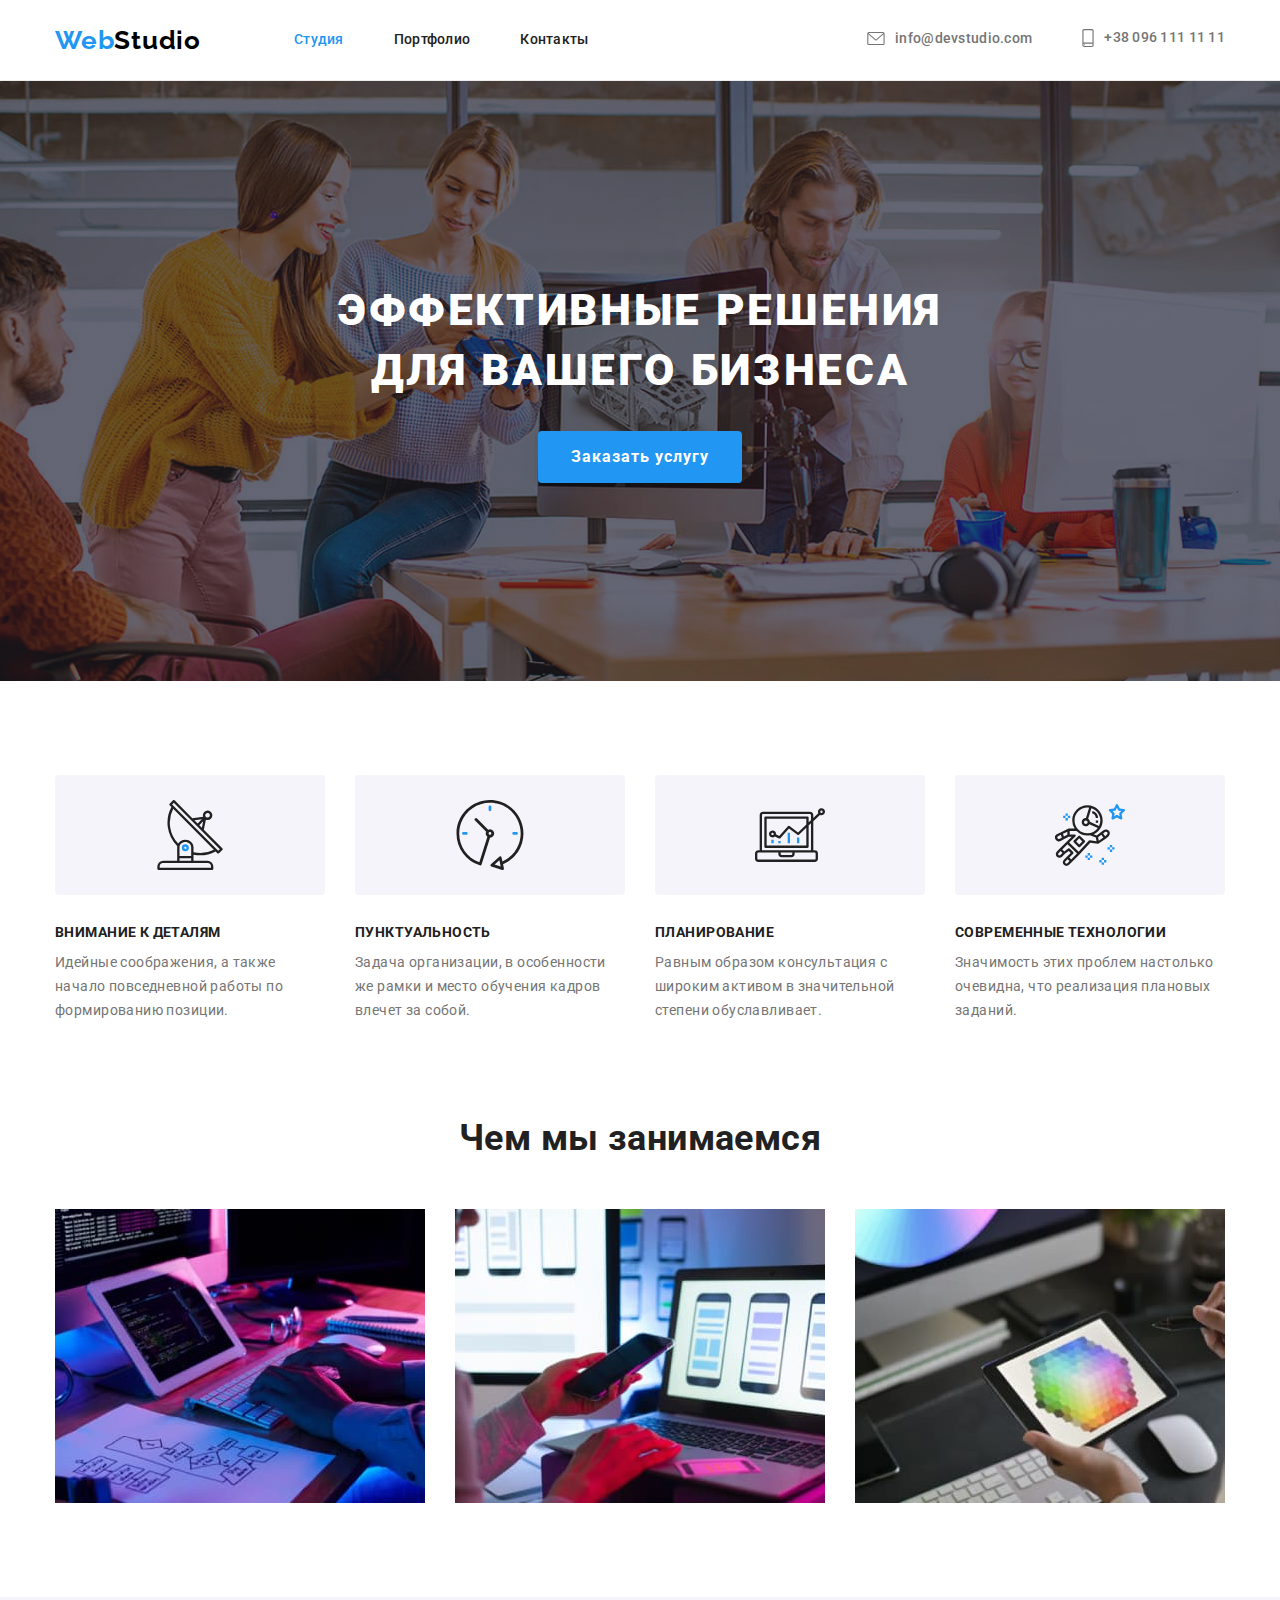
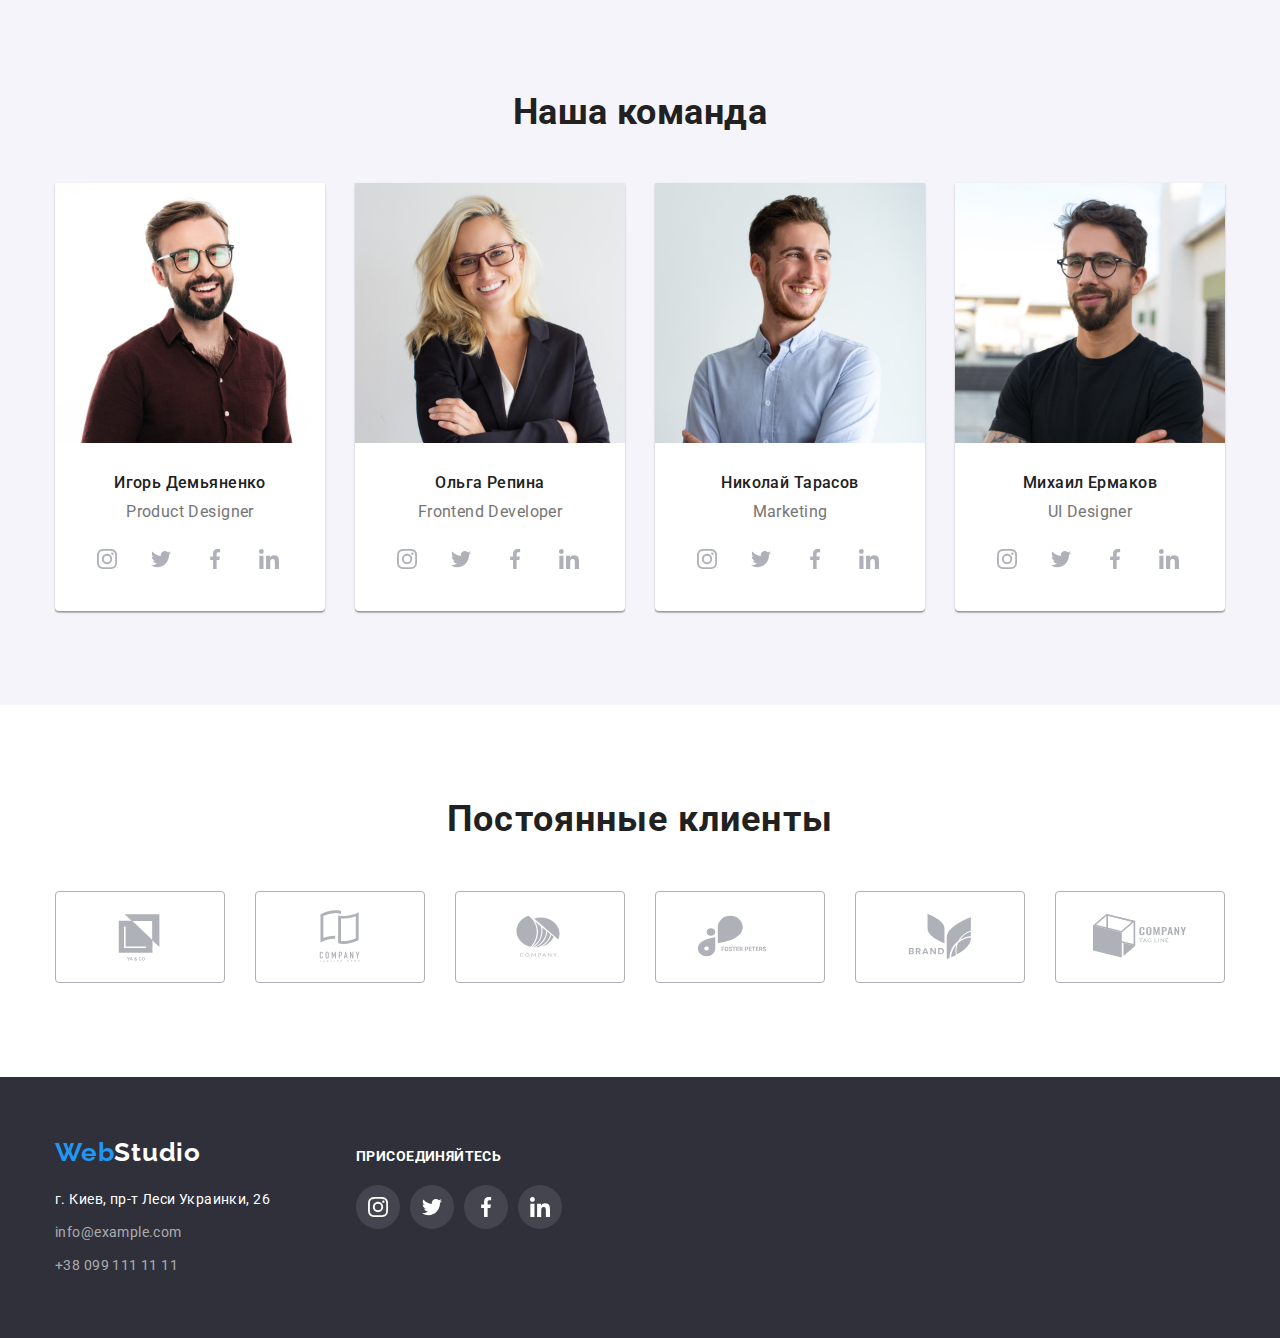
<file: index.html>
<!DOCTYPE html>
<html lang="ru">
  <head>
    <meta charset="UTF-8" />
    <meta http-equiv="X-UA-Compatible" content="IE=edge" />
    <meta name="viewport" content="width=device-width, initial-scale=1.0" />
    <link rel="preconnect" href="https://fonts.googleapis.com" />
    <link rel="preconnect" href="https://fonts.gstatic.com" crossorigin />
    <link
      href="https://fonts.googleapis.com/css2?family=Raleway:wght@700&family=Roboto:wght@400;500;700;900&display=swap"
      rel="stylesheet"
    />
    <link
      rel="stylesheet"
      href="https://cdnjs.cloudflare.com/ajax/libs/modern-normalize/1.1.0/modern-normalize.min.css"
    />
    <link rel="stylesheet" href="./css/styles.css" />
    <title>WebStudio</title>
  </head>
  <body>
    <!-- Header -->

    <header class="page-header">
      <div class="container flex-container">
        <a lang="en" href="./index.html" class="logo-title">
          <span class="logo-blue">Web</span>Studio
        </a>

        <nav class="navigation">
          <ul class="nav-menu">
            <li class="nav-item"><a class="nav-link active" href="./index.html">Студия</a></li>
            <li class="nav-item"><a class="nav-link" href="./portfolio.html">Портфолио</a></li>
            <li class="nav-item"><a class="nav-link" href="#contacts">Контакты</a></li>
          </ul>
        </nav>

        <ul class="address-menu">
          <li class="address-item">
            <a class="address-link" href="mailto:info@devstudio.com">
              <svg class="icon-letter" width="16" height="12">
                <use href="./images/icons.svg#icon-letter"></use>
              </svg>
              info@devstudio.com
            </a>
          </li>
          <li class="address-item">
            <a class="address-link" href="tel:+380961111111">
              <svg class="icon-phone" width="10" height="16">
                <use href="./images/icons.svg#icon-smartphone"></use>
              </svg>
              +38 096 111 11 11
            </a>
          </li>
        </ul>
      </div>
    </header>

    <!-- Main -->

    <main>
      <!--Solutions section-->

      <section class="section solutions overlay">
        <div class="container">
          <h1 class="solutions-title">Эффективные решения для вашего бизнеса</h1>
          <button type="button" class="solutions-btn">Заказать услугу</button>
        </div>
      </section>

      <!--Peculiarities section-->

      <section class="section peculiarities">
        <div class="container">
          <!--Hiden title-->

          <h2 class="visually-hidden">Особенности</h2>

          <ul class="peculiarities-items">
            <li class="peculiarities-item">
              <div class="peculiarities-thumb">
                <svg class="peculiarities-icon" width="70" height="70">
                  <use href="./images/icons.svg#icon-antenna"></use>
                </svg>
              </div>
              <h3 class="peculiarities-title">Внимание к деталям</h3>
              <p class="peculiarities-descr">
                Идейные соображения, а также начало повседневной работы по формированию позиции.
              </p>
            </li>

            <li class="peculiarities-item">
              <div class="peculiarities-thumb">
                <svg class="peculiarities-icon" width="70" height="70">
                  <use href="./images/icons.svg#icon-clock"></use>
                </svg>
              </div>
              <h3 class="peculiarities-title">Пунктуальность</h3>
              <p class="peculiarities-descr">
                Задача организации, в особенности же рамки и место обучения кадров влечет за собой.
              </p>
            </li>

            <li class="peculiarities-item">
              <div class="peculiarities-thumb">
                <svg class="peculiarities-icon" width="70" height="70">
                  <use href="./images/icons.svg#icon-diagram"></use>
                </svg>
              </div>
              <h3 class="peculiarities-title">Планирование</h3>
              <p class="peculiarities-descr">
                Равным образом консультация с широким активом в значительной степени обуславливает.
              </p>
            </li>

            <li class="peculiarities-item">
              <div class="peculiarities-thumb">
                <svg class="peculiarities-icon" width="70" height="70">
                  <use href="./images/icons.svg#icon-astronaut"></use>
                </svg>
              </div>
              <h3 class="peculiarities-title">Современные технологии</h3>
              <p class="peculiarities-descr">
                Значимость этих проблем настолько очевидна, что реализация плановых заданий.
              </p>
            </li>
          </ul>
        </div>
      </section>

      <!-- Doing section -->

      <section class="section doing no-top-padding">
        <div class="container">
          <h2 class="doing-title">Чем мы занимаемся</h2>
          <ul class="doing-items">
            <li class="doing-item">
              <img src="./images/doing/working-table.jpg" width="370" height="294" alt="table" />
            </li>

            <li class="doing-item">
              <img src="./images/doing/phone-laptop.jpg" width="370" height="294" alt="laptop" />
            </li>

            <li class="doing-item">
              <img src="./images/doing/tablet.jpg" width="370" height="294" alt="tablet" />
            </li>
          </ul>
        </div>
      </section>

      <!-- Our Team section -->

      <section class="section team">
        <div class="container">
          <h2 class="team-title">Наша команда</h2>

          <ul class="team-members">
            <li class="team-member">
              <img
                class="member-photo"
                src="./images/team/product-designer.jpg"
                width="270"
                height="260"
                alt="designer"
              />
              <div class="member-content">
                <h3 class="member-title">Игорь Демьяненко</h3>
                <p lang="en" class="member-position">Product Designer</p>
                <ul class="social-items">
                  <li class="social-item">
                    <a
                      href="https://www.instagram.com/"
                      target="_blank"
                      rel="noopener norefferer"
                      class="social-link"
                    >
                      <svg class="social-icon" width="20" height="20">
                        <use href="./images/icons.svg#icon-instagram"></use>
                      </svg>
                    </a>
                  </li>
                  <li class="social-item">
                    <a
                      href="https://twitter.com/"
                      target="_blank"
                      rel="noopener norefferer"
                      class="social-link"
                    >
                      <svg class="social-icon" width="20" height="20">
                        <use href="./images/icons.svg#icon-twitter"></use>
                      </svg>
                    </a>
                  </li>
                  <li class="social-item">
                    <a
                      href="https://www.facebook.com/"
                      target="_blank"
                      rel="noopener norefferer"
                      class="social-link"
                    >
                      <svg class="social-icon" width="20" height="20">
                        <use href="./images/icons.svg#icon-facebook"></use>
                      </svg>
                    </a>
                  </li>
                  <li class="social-item">
                    <a
                      href="https://www.linkedin.com/"
                      target="_blank"
                      rel="noopener norefferer"
                      class="social-link"
                    >
                      <svg class="social-icon" width="20" height="20">
                        <use href="./images/icons.svg#icon-linkedin"></use>
                      </svg>
                    </a>
                  </li>
                </ul>
              </div>
            </li>

            <li class="team-member">
              <img
                class="member-photo"
                src="./images/team/front-end.jpg"
                width="270"
                height="260"
                alt="developer"
              />
              <div class="member-content">
                <h3 class="member-title">Ольга Репина</h3>
                <p lang="en" class="member-position">Frontend Developer</p>
                <ul class="social-items">
                  <li class="social-item">
                    <a
                      href="https://www.instagram.com/"
                      target="_blank"
                      rel="noopener norefferer"
                      class="social-link"
                    >
                      <svg class="social-icon" width="20" height="20">
                        <use href="./images/icons.svg#icon-instagram"></use>
                      </svg>
                    </a>
                  </li>
                  <li class="social-item">
                    <a
                      href="https://twitter.com/"
                      target="_blank"
                      rel="noopener norefferer"
                      class="social-link"
                    >
                      <svg class="social-icon" width="20" height="20">
                        <use href="./images/icons.svg#icon-twitter"></use>
                      </svg>
                    </a>
                  </li>
                  <li class="social-item">
                    <a
                      href="https://www.facebook.com/"
                      target="_blank"
                      rel="noopener norefferer"
                      class="social-link"
                    >
                      <svg class="social-icon" width="20" height="20">
                        <use href="./images/icons.svg#icon-facebook"></use>
                      </svg>
                    </a>
                  </li>
                  <li class="social-item">
                    <a
                      href="https://www.linkedin.com/"
                      target="_blank"
                      rel="noopener norefferer"
                      class="social-link"
                    >
                      <svg class="social-icon" width="20" height="20">
                        <use href="./images/icons.svg#icon-linkedin"></use>
                      </svg>
                    </a>
                  </li>
                </ul>
              </div>
            </li>

            <li class="team-member">
              <img
                class="member-photo"
                src="./images/team/marketing.jpg"
                width="270"
                height="260"
                alt="marketing"
              />
              <div class="member-content">
                <h3 class="member-title">Николай Тарасов</h3>
                <p lang="en" class="member-position">Marketing</p>
                <ul class="social-items">
                  <li class="social-item">
                    <a
                      href="https://www.instagram.com/"
                      target="_blank"
                      rel="noopener norefferer"
                      class="social-link"
                    >
                      <svg class="social-icon" width="20" height="20">
                        <use href="./images/icons.svg#icon-instagram"></use>
                      </svg>
                    </a>
                  </li>
                  <li class="social-item">
                    <a
                      href="https://twitter.com/"
                      target="_blank"
                      rel="noopener norefferer"
                      class="social-link"
                    >
                      <svg class="social-icon" width="20" height="20">
                        <use href="./images/icons.svg#icon-twitter"></use>
                      </svg>
                    </a>
                  </li>
                  <li class="social-item">
                    <a
                      href="https://www.facebook.com/"
                      target="_blank"
                      rel="noopener norefferer"
                      class="social-link"
                    >
                      <svg class="social-icon" width="20" height="20">
                        <use href="./images/icons.svg#icon-facebook"></use>
                      </svg>
                    </a>
                  </li>
                  <li class="social-item">
                    <a
                      href="https://www.linkedin.com/"
                      target="_blank"
                      rel="noopener norefferer"
                      class="social-link"
                    >
                      <svg class="social-icon" width="20" height="20">
                        <use href="./images/icons.svg#icon-linkedin"></use>
                      </svg>
                    </a>
                  </li>
                </ul>
              </div>
            </li>

            <li class="team-member">
              <img
                class="member-photo"
                src="./images/team/ui-designer.jpg"
                width="270"
                height="260"
                alt="ui-designer"
              />
              <div class="member-content">
                <h3 class="member-title">Михаил Ермаков</h3>
                <p lang="en" class="member-position">UI Designer</p>
                <ul class="social-items">
                  <li class="social-item">
                    <a
                      href="https://www.instagram.com/"
                      target="_blank"
                      rel="noopener norefferer"
                      class="social-link"
                    >
                      <svg class="social-icon" width="20" height="20">
                        <use href="./images/icons.svg#icon-instagram"></use>
                      </svg>
                    </a>
                  </li>
                  <li class="social-item">
                    <a
                      href="https://twitter.com/"
                      target="_blank"
                      rel="noopener norefferer"
                      class="social-link"
                    >
                      <svg class="social-icon" width="20" height="20">
                        <use href="./images/icons.svg#icon-twitter"></use>
                      </svg>
                    </a>
                  </li>
                  <li class="social-item">
                    <a
                      href="https://www.facebook.com/"
                      target="_blank"
                      rel="noopener norefferer"
                      class="social-link"
                    >
                      <svg class="social-icon" width="20" height="20">
                        <use href="./images/icons.svg#icon-facebook"></use>
                      </svg>
                    </a>
                  </li>
                  <li class="social-item">
                    <a
                      href="https://www.linkedin.com/"
                      target="_blank"
                      rel="noopener norefferer"
                      class="social-link"
                    >
                      <svg class="social-icon" width="20" height="20">
                        <use href="./images/icons.svg#icon-linkedin"></use>
                      </svg>
                    </a>
                  </li>
                </ul>
              </div>
            </li>
          </ul>
        </div>
      </section>

      <!-- Our Clients -->

      <section class="section clients">
        <div class="container">
          <h2 class="clients-title">Постоянные клиенты</h2>
          <ul class="clients-items">
            <li class="clients-item">
              <a href="" target="_blank" rel="noopener norefferer" class="clients-link">
                <svg class="icon-client" width="106" height="60">
                  <use href="./images/icons.svg#icon-logo-1"></use>
                </svg>
              </a>
            </li>
            <li class="clients-item">
              <a href="" target="_blank" rel="noopener norefferer" class="clients-link">
                <svg class="icon-client" width="106" height="60">
                  <use href="./images/icons.svg#icon-logo-2"></use>
                </svg>
              </a>
            </li>
            <li class="clients-item">
              <a href="" target="_blank" rel="noopener norefferer" class="clients-link">
                <svg class="icon-client" width="106" height="60">
                  <use href="./images/icons.svg#icon-logo-3"></use>
                </svg>
              </a>
            </li>
            <li class="clients-item">
              <a href="" target="_blank" rel="noopener norefferer" class="clients-link">
                <svg class="icon-client" width="106" height="60">
                  <use href="./images/icons.svg#icon-logo-4"></use>
                </svg>
              </a>
            </li>
            <li class="clients-item">
              <a href="" target="_blank" rel="noopener norefferer" class="clients-link">
                <svg class="icon-client" width="106" height="60">
                  <use href="./images/icons.svg#icon-logo-5"></use>
                </svg>
              </a>
            </li>
            <li class="clients-item">
              <a href="" target="_blank" rel="noopener norefferer" class="clients-link">
                <svg class="icon-client" width="106" height="60">
                  <use href="./images/icons.svg#icon-logo-6"></use>
                </svg>
              </a>
            </li>
          </ul>
        </div>
      </section>
    </main>

    <!-- Footer -->

    <footer class="footer-menu">
      <div class="container flex-footer">
        <div class="address-wrp">
          <a lang="en" href="./index.html" class="logo-title">
            <span class="logo-blue">Web</span>Studio
          </a>
          <address id="contacts">
            <a
              class="street-address"
              href="https://goo.gl/maps/Z6sbrhyPWb495Rzy5"
              target="blank_"
              rel="noopener nofollow noreferrer"
            >
              г. Киев, пр-т Леси Украинки, 26
            </a>
            <ul class="footer-address">
              <li class="footer-item">
                <a class="address-link" href="mailto:info@example.com">info@example.com</a>
              </li>
              <li class="footer-item">
                <a class="address-link" href="tel:+380991111111">+38 099 111 11 11</a>
              </li>
            </ul>
          </address>
        </div>
        <div class="socials">
          <h3 class="social-title">присоединяйтесь</h3>
          <ul class="social-items">
            <li class="social-item">
              <a
                href="https://www.instagram.com/"
                target="_blank"
                rel="noopener norefferer"
                class="social-link"
              >
                <svg class="social-icon" width="20" height="20">
                  <use href="./images/icons.svg#icon-instagram"></use>
                </svg>
              </a>
            </li>
            <li class="social-item">
              <a
                href="https://twitter.com/"
                target="_blank"
                rel="noopener norefferer"
                class="social-link"
              >
                <svg class="social-icon" width="20" height="20">
                  <use href="./images/icons.svg#icon-twitter"></use>
                </svg>
              </a>
            </li>
            <li class="social-item">
              <a
                href="https://www.facebook.com/"
                target="_blank"
                rel="noopener norefferer"
                class="social-link"
              >
                <svg class="social-icon" width="20" height="20">
                  <use href="./images/icons.svg#icon-facebook"></use>
                </svg>
              </a>
            </li>
            <li class="social-item">
              <a
                href="https://www.linkedin.com/"
                target="_blank"
                rel="noopener norefferer"
                class="social-link"
              >
                <svg class="social-icon" width="20" height="20">
                  <use href="./images/icons.svg#icon-linkedin"></use>
                </svg>
              </a>
            </li>
          </ul>
        </div>
      </div>
    </footer>
  </body>
</html>
</file>
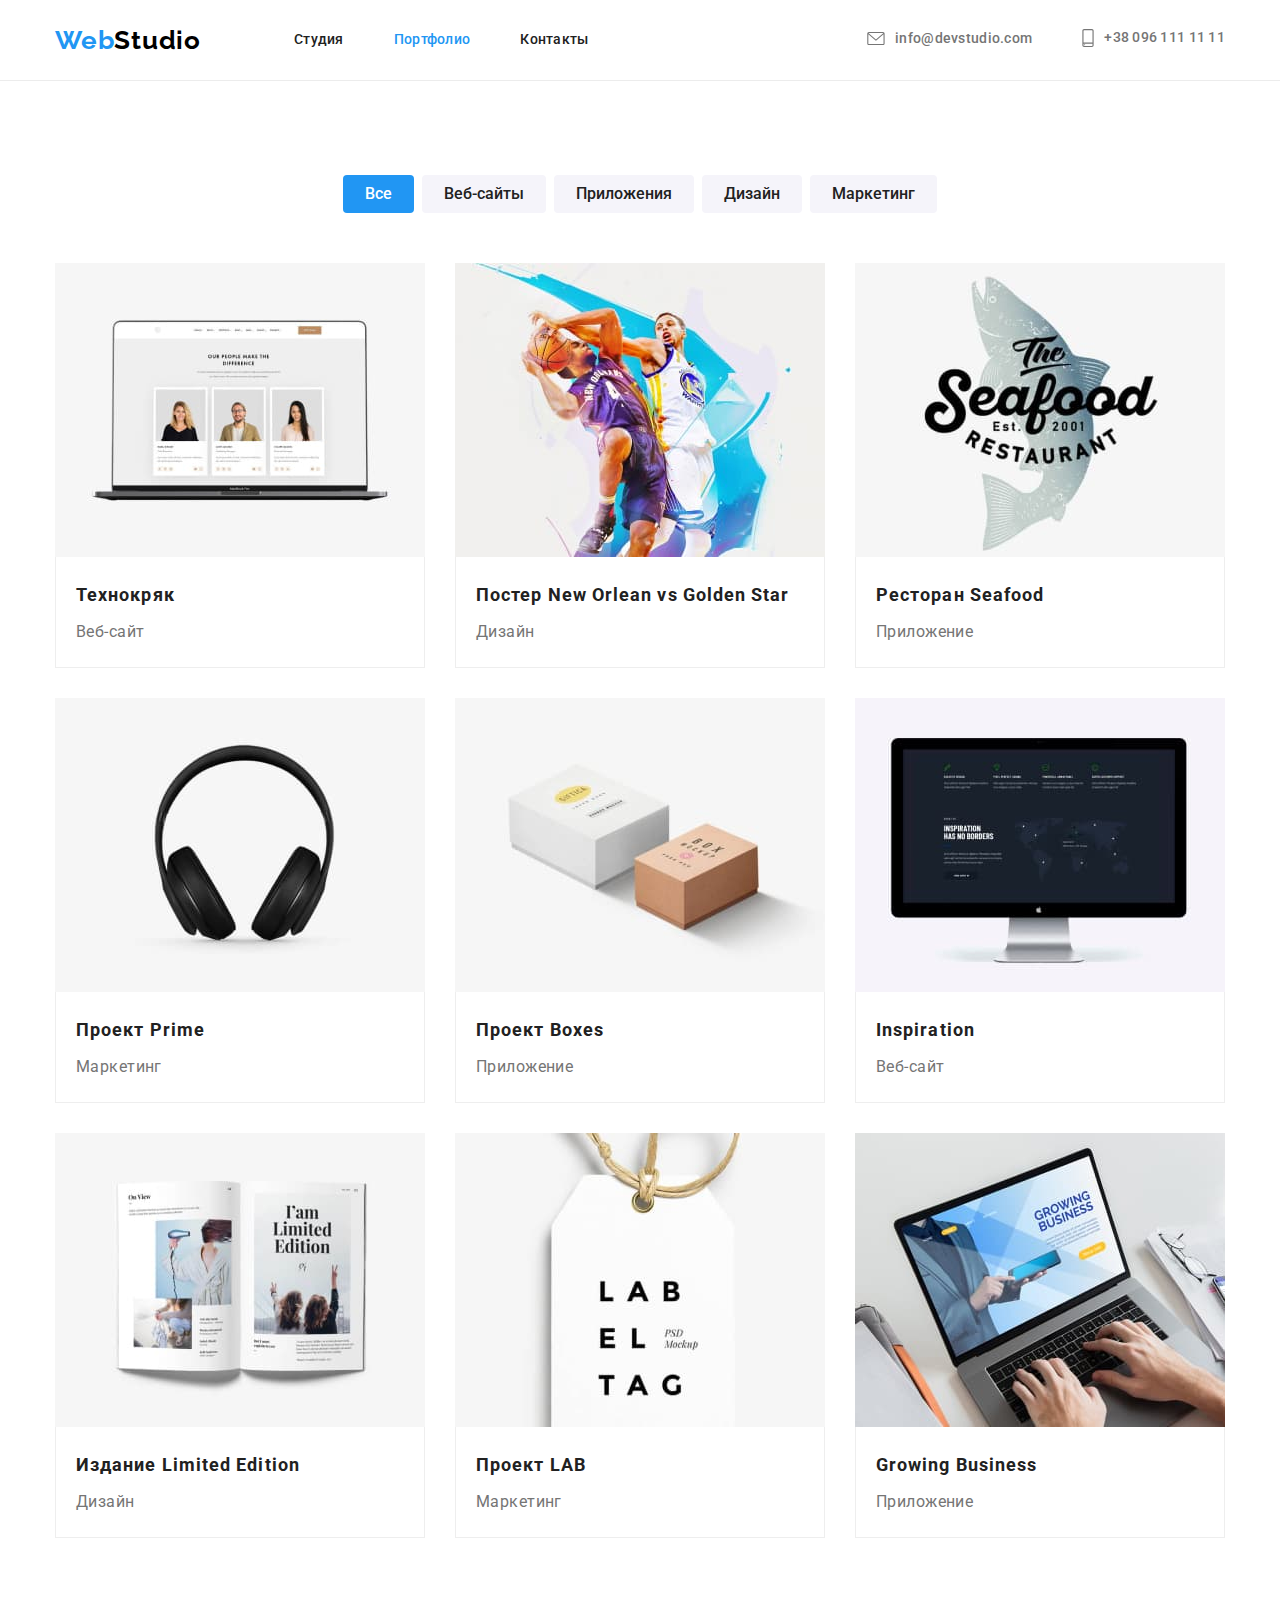
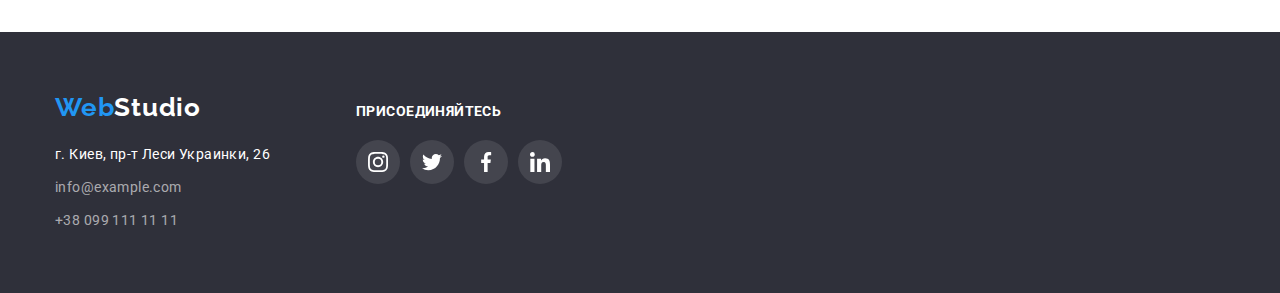
<file: portfolio.html>
<!DOCTYPE html>
<html lang="ru">
  <head>
    <meta charset="UTF-8" />
    <meta http-equiv="X-UA-Compatible" content="IE=edge" />
    <meta name="viewport" content="width=device-width, initial-scale=1.0" />
    <link rel="preconnect" href="https://fonts.googleapis.com" />
    <link rel="preconnect" href="https://fonts.gstatic.com" crossorigin />
    <link
      href="https://fonts.googleapis.com/css2?family=Raleway:wght@700&family=Roboto:wght@400;500;700;900&display=swap"
      rel="stylesheet"
    />
    <link
      rel="stylesheet"
      href="https://cdnjs.cloudflare.com/ajax/libs/modern-normalize/1.1.0/modern-normalize.min.css"
    />
    <link rel="stylesheet" href="./css/styles.css" />
    <title>Portfolio</title>
  </head>
  <body>
    <!-- Header -->

    <header class="page-header">
      <div class="container flex-container">
        <a lang="en" href="./index.html" class="logo-title">
          <span class="logo-blue">Web</span>Studio
        </a>

        <nav class="navigation">
          <ul class="nav-menu">
            <li class="nav-item"><a class="nav-link" href="./index.html">Студия</a></li>
            <li class="nav-item">
              <a class="nav-link active" href="./portfolio.html">Портфолио</a>
            </li>
            <li class="nav-item"><a class="nav-link" href="#contacts">Контакты</a></li>
          </ul>
        </nav>

        <ul class="address-menu">
          <li class="address-item">
            <a class="address-link" href="mailto:info@devstudio.com">
              <svg class="icon-letter" width="16" height="12">
                <use href="./images/icons.svg#icon-letter"></use>
              </svg>
              info@devstudio.com
            </a>
          </li>
          <li class="address-item">
            <a class="address-link" href="tel:+380961111111">
              <svg class="icon-phone" width="10" height="16">
                <use href="./images/icons.svg#icon-smartphone"></use>
              </svg>
              +38 096 111 11 11
            </a>
          </li>
        </ul>
      </div>
    </header>

    <!-- Main -->

    <main>
      <!-- Our work -->

      <section class="section work">
        <div class="container">
          <!--Hiden title-->
          <h1 class="visually-hidden">Portfolio</h1>
          <ul class="work-btn-list">
            <li class="work-btn-item">
              <button type="button" class="work-btn active-btn">Все</button>
            </li>
            <li class="work-btn-item"><button type="button" class="work-btn">Веб-сайты</button></li>
            <li class="work-btn-item">
              <button type="button" class="work-btn">Приложения</button>
            </li>
            <li class="work-btn-item"><button type="button" class="work-btn">Дизайн</button></li>
            <li class="work-btn-item"><button type="button" class="work-btn">Маркетинг</button></li>
          </ul>
          <ul class="work-cards">
            <li class="work-card">
              <a class="work-link" href="">
                <img
                  class="work-img"
                  src="./images/portfolio/laptop.jpg"
                  width="370"
                  height="294"
                  alt="technoquack"
                />
                <div class="text-wrp">
                  <h2 class="work-card-title">Технокряк</h2>
                  <p class="work-card-descr">Веб-сайт</p>
                </div>
              </a>
            </li>
            <li class="work-card">
              <a class="work-link" href="">
                <img
                  class="work-img"
                  src="./images/portfolio/sport.jpg"
                  width="370"
                  height="294"
                  alt="poster"
                />
                <div class="text-wrp">
                  <h2 class="work-card-title">Постер New Orlean vs Golden Star</h2>
                  <p class="work-card-descr">Дизайн</p>
                </div>
              </a>
            </li>
            <li class="work-card">
              <a class="work-link" href="">
                <img
                  class="work-img"
                  src="./images/portfolio/restaurant.jpg"
                  width="370"
                  height="294"
                  alt="restaurant"
                />
                <div class="text-wrp">
                  <h2 class="work-card-title">Ресторан Seafood</h2>
                  <p class="work-card-descr">Приложение</p>
                </div>
              </a>
            </li>
            <li class="work-card">
              <a class="work-link" href="">
                <img
                  class="work-img"
                  src="./images/portfolio/headphones.jpg"
                  width="370"
                  height="294"
                  alt="headphones"
                />
                <div class="text-wrp">
                  <h2 class="work-card-title">Проект Prime</h2>
                  <p class="work-card-descr">Маркетинг</p>
                </div>
              </a>
            </li>
            <li class="work-card">
              <a class="work-link" href="">
                <img
                  class="work-img"
                  src="./images/portfolio/boxes.jpg"
                  width="370"
                  height="294"
                  alt="boxes"
                />
                <div class="text-wrp">
                  <h2 class="work-card-title">Проект Boxes</h2>
                  <p class="work-card-descr">Приложение</p>
                </div>
              </a>
            </li>
            <li class="work-card">
              <a class="work-link" href="">
                <img
                  class="work-img"
                  src="./images/portfolio/imac.jpg"
                  width="370"
                  height="294"
                  alt="inspiration"
                />
                <div class="text-wrp">
                  <h2 lang="en" class="work-card-title">Inspiration</h2>
                  <p class="work-card-descr">Веб-сайт</p>
                </div>
              </a>
            </li>
            <li class="work-card">
              <a class="work-link" href="">
                <img
                  class="work-img"
                  src="./images/portfolio/limited.jpg"
                  width="370"
                  height="294"
                  alt="limited"
                />
                <div class="text-wrp">
                  <h2 class="work-card-title">Издание Limited Edition</h2>
                  <p class="work-card-descr">Дизайн</p>
                </div>
              </a>
            </li>
            <li class="work-card">
              <a class="work-link" href="">
                <img
                  class="work-img"
                  src="./images/portfolio/lab.jpg"
                  width="370"
                  height="294"
                  alt="lab"
                />
                <div class="text-wrp">
                  <h2 class="work-card-title">Проект LAB</h2>
                  <p class="work-card-descr">Маркетинг</p>
                </div>
              </a>
            </li>
            <li class="work-card">
              <a class="work-link" href="">
                <img
                  class="work-img"
                  src="./images/portfolio/growing.jpg"
                  width="370"
                  height="294"
                  alt="growing"
                />
                <div class="text-wrp">
                  <h2 lang="en" class="work-card-title">Growing Business</h2>
                  <p class="work-card-descr">Приложение</p>
                </div>
              </a>
            </li>
          </ul>
        </div>
      </section>
    </main>

    <!-- Footer -->

    <footer class="footer-menu">
      <div class="container flex-footer">
        <div class="address-wrp">
          <a lang="en" href="./index.html" class="logo-title">
            <span class="logo-blue">Web</span>Studio
          </a>
          <address id="contacts">
            <a
              class="street-address"
              href="https://goo.gl/maps/Z6sbrhyPWb495Rzy5"
              target="blank_"
              rel="noopener nofollow noreferrer"
            >
              г. Киев, пр-т Леси Украинки, 26
            </a>
            <ul class="footer-address">
              <li class="footer-item">
                <a class="address-link" href="mailto:info@example.com">info@example.com</a>
              </li>
              <li class="footer-item">
                <a class="address-link" href="tel:+380991111111">+38 099 111 11 11</a>
              </li>
            </ul>
          </address>
        </div>
        <div class="socials">
          <h3 class="social-title">присоединяйтесь</h3>
          <ul class="social-items">
            <li class="social-item">
              <a
                href="https://www.instagram.com/"
                target="_blank"
                rel="noopener norefferer"
                class="social-link"
              >
                <svg class="social-icon">
                  <use href="./images/icons.svg#icon-instagram"></use>
                </svg>
              </a>
            </li>
            <li class="social-item">
              <a
                href="https://twitter.com/"
                target="_blank"
                rel="noopener norefferer"
                class="social-link"
              >
                <svg class="social-icon">
                  <use href="./images/icons.svg#icon-twitter"></use>
                </svg>
              </a>
            </li>
            <li class="social-item">
              <a
                href="https://www.facebook.com/"
                target="_blank"
                rel="noopener norefferer"
                class="social-link"
              >
                <svg class="social-icon">
                  <use href="./images/icons.svg#icon-facebook"></use>
                </svg>
              </a>
            </li>
            <li class="social-item">
              <a
                href="https://www.linkedin.com/"
                target="_blank"
                rel="noopener norefferer"
                class="social-link"
              >
                <svg class="social-icon">
                  <use href="./images/icons.svg#icon-linkedin"></use>
                </svg>
              </a>
            </li>
          </ul>
        </div>
      </div>
    </footer>
  </body>
</html>
</file>
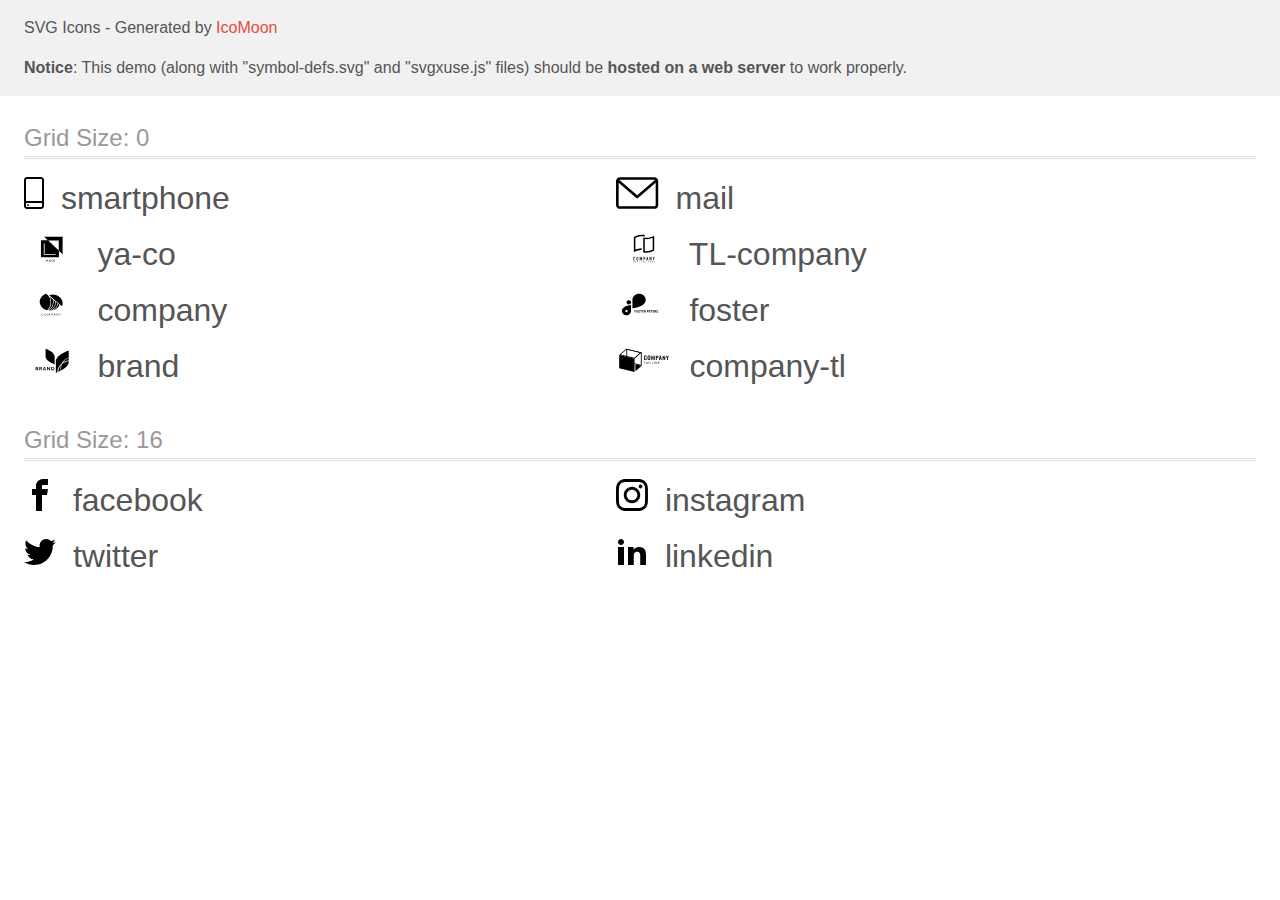
<file: images/icomoon-3/demo-external-svg.html>
<!doctype html>
<html>
<head>
    <title>IcoMoon - SVG Icons</title>
    <meta charset="utf-8">
    <meta name="viewport" content="width=device-width, initial-scale=1">
    <link rel="stylesheet" href="demo-files/demo.css">
    <link rel="stylesheet" href="style.css">
</head>
<body>
<header class="bgc1 clearfix">
<div class="mhl">
    <p>SVG Icons - Generated by <a href="https://icomoon.io/app">IcoMoon</a></p><p><strong>Notice</strong>: This demo (along with "symbol-defs.svg" and "svgxuse.js" files) should be <b>hosted on a web server</b> to work properly.</p>
</div>
</header>
    <div class="clearfix mhl ptl">
        <h1 class="mvm mtn fgc1">Grid Size: 0</h1>
        <div class="glyph fs1">
            <div class="clearfix pbs">
                <svg class="icon smartphone"><use xlink:href="symbol-defs.svg#smartphone"></use></svg><span class="name"> smartphone</span>
            </div>
        </div>
        <div class="glyph fs1">
            <div class="clearfix pbs">
                <svg class="icon mail"><use xlink:href="symbol-defs.svg#mail"></use></svg><span class="name"> mail</span>
            </div>
        </div>
        <div class="glyph fs1">
            <div class="clearfix pbs">
                <svg class="icon ya-co"><use xlink:href="symbol-defs.svg#ya-co"></use></svg><span class="name"> ya-co</span>
            </div>
        </div>
        <div class="glyph fs1">
            <div class="clearfix pbs">
                <svg class="icon TL-company"><use xlink:href="symbol-defs.svg#TL-company"></use></svg><span class="name"> TL-company</span>
            </div>
        </div>
        <div class="glyph fs1">
            <div class="clearfix pbs">
                <svg class="icon company"><use xlink:href="symbol-defs.svg#company"></use></svg><span class="name"> company</span>
            </div>
        </div>
        <div class="glyph fs1">
            <div class="clearfix pbs">
                <svg class="icon foster"><use xlink:href="symbol-defs.svg#foster"></use></svg><span class="name"> foster</span>
            </div>
        </div>
        <div class="glyph fs1">
            <div class="clearfix pbs">
                <svg class="icon brand"><use xlink:href="symbol-defs.svg#brand"></use></svg><span class="name"> brand</span>
            </div>
        </div>
        <div class="glyph fs1">
            <div class="clearfix pbs">
                <svg class="icon company-tl"><use xlink:href="symbol-defs.svg#company-tl"></use></svg><span class="name"> company-tl</span>
            </div>
        </div>
  </div>
    <div class="clearfix mhl ptl">
        <h1 class="mvm mtn fgc1">Grid Size: 16</h1>
        <div class="glyph fs2">
            <div class="clearfix pbs">
                <svg class="icon facebook"><use xlink:href="symbol-defs.svg#facebook"></use></svg><span class="name"> facebook</span>
            </div>
        </div>
        <div class="glyph fs2">
            <div class="clearfix pbs">
                <svg class="icon instagram"><use xlink:href="symbol-defs.svg#instagram"></use></svg><span class="name"> instagram</span>
            </div>
        </div>
        <div class="glyph fs2">
            <div class="clearfix pbs">
                <svg class="icon twitter"><use xlink:href="symbol-defs.svg#twitter"></use></svg><span class="name"> twitter</span>
            </div>
        </div>
        <div class="glyph fs2">
            <div class="clearfix pbs">
                <svg class="icon linkedin"><use xlink:href="symbol-defs.svg#linkedin"></use></svg><span class="name"> linkedin</span>
            </div>
        </div>
  </div>
<script defer src="svgxuse.js"></script>
</body>
</html>
</file>
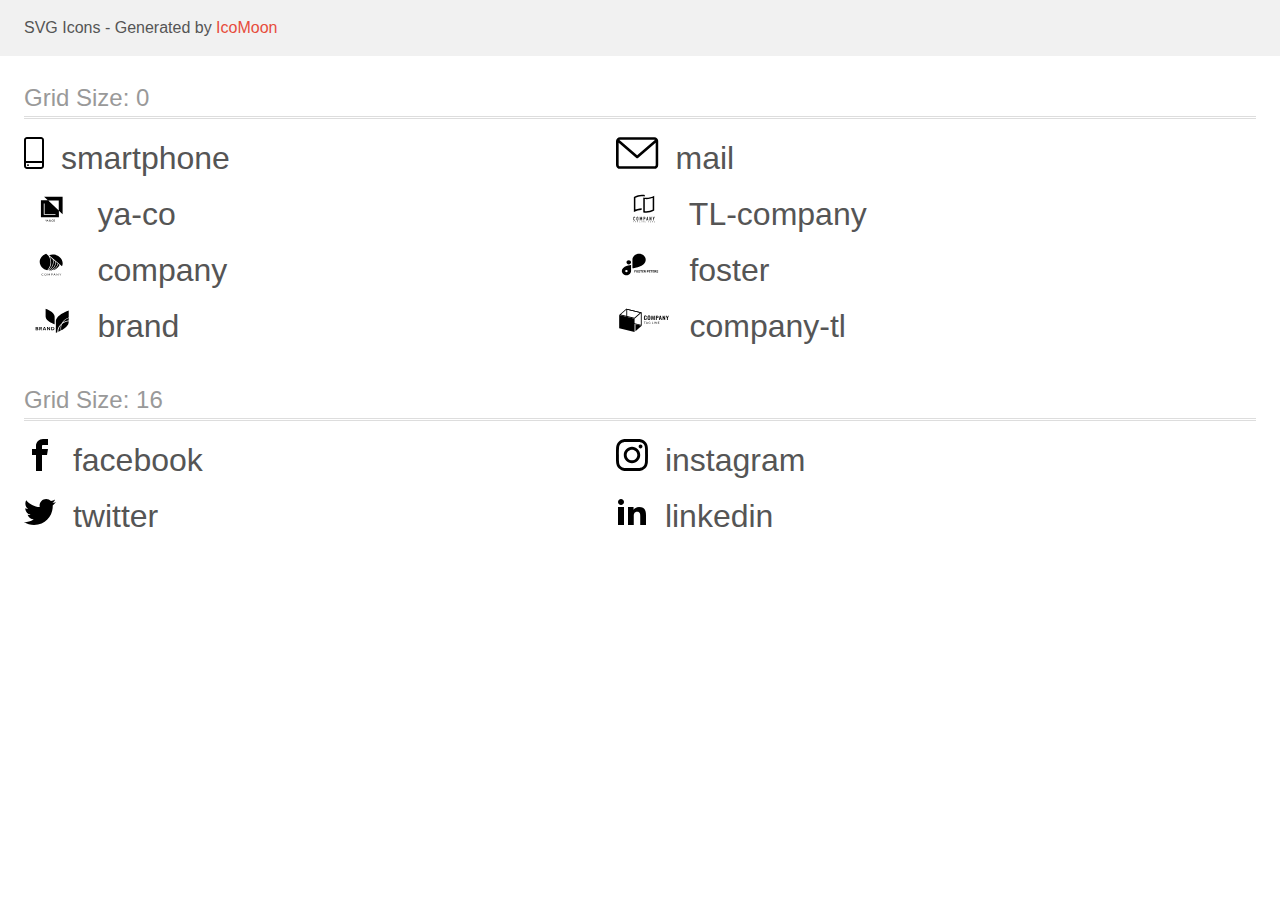
<file: images/icomoon-3/demo.html>
<!doctype html>
<html>
<head>
    <title>IcoMoon - SVG Icons</title>
    <meta charset="utf-8">
    <meta name="viewport" content="width=device-width, initial-scale=1">
    <link rel="stylesheet" href="demo-files/demo.css">
    <link rel="stylesheet" href="style.css">
</head>
<body>
<svg aria-hidden="true" style="position: absolute; width: 0; height: 0; overflow: hidden;" version="1.1" xmlns="http://www.w3.org/2000/svg" xmlns:xlink="http://www.w3.org/1999/xlink">
<defs>
<symbol id="smartphone" viewBox="0 0 20 32">
<path d="M17 0h-14c-1.654 0-3 1.346-3 3v26c0 1.654 1.346 3 3 3h14c1.654 0 3-1.346 3-3v-26c0-1.654-1.346-3-3-3zM3 2h14c0.552 0 1 0.448 1 1v21h-16v-21c0-0.552 0.448-1 1-1zM17 30h-14c-0.552 0-1-0.448-1-1v-3h16v3c0 0.552-0.448 1-1 1z"></path>
<path d="M4.707 27.478c0.391 0.365 0.391 0.956 0 1.321s-1.024 0.365-1.414 0c-0.391-0.365-0.391-0.956 0-1.321s1.024-0.365 1.414 0z"></path>
</symbol>
<symbol id="mail" viewBox="0 0 43 32">
<path d="M38.667 0h-34.667c-2.206 0-4 1.794-4 4v24c0 2.206 1.794 4 4 4h34.667c2.206 0 4-1.794 4-4v-24c0-2.206-1.794-4-4-4zM38.667 2.667c0.181 0 0.353 0.038 0.511 0.103l-17.844 15.466-17.844-15.466c0.158-0.066 0.33-0.103 0.511-0.103h34.667zM38.667 29.333h-34.667c-0.736 0-1.333-0.598-1.333-1.333v-22.413l17.793 15.421c0.251 0.217 0.563 0.326 0.874 0.326s0.622-0.108 0.874-0.326l17.793-15.421v22.413c0 0.736-0.598 1.333-1.333 1.333z"></path>
</symbol>
<symbol id="ya-co" viewBox="0 0 57 32">
<path d="M20.267 3.733l3.738 3.538-6.938-0.004v17.166h18.133v-6.564l3.733 3.534v-17.671h-18.667zM35.036 17.455l-10.597-10.032h10.597v10.032zM31.746 21.923h-11.81v-11.545h0.835v10.764h10.975v0.782zM22.725 26.72h0.365l-0.635 1.198v0.698h-0.331v-0.698l-0.637-1.198h0.366l0.436 0.898 0.436-0.898zM23.273 28.615l0.154-0.441h0.734l0.155 0.441h0.344l-0.717-1.896h-0.296l-0.716 1.896h0.342zM23.794 27.122l0.275 0.786h-0.549l0.275-0.786zM25.531 27.863c0.048-0.074 0.142-0.161 0.283-0.262-0.074-0.093-0.125-0.172-0.155-0.237s-0.043-0.128-0.043-0.189c0-0.148 0.045-0.266 0.135-0.352s0.212-0.13 0.365-0.13c0.138 0 0.251 0.041 0.339 0.122s0.133 0.181 0.133 0.301c0 0.079-0.020 0.152-0.060 0.219s-0.105 0.132-0.197 0.198l-0.129 0.094 0.366 0.432c0.053-0.104 0.079-0.22 0.079-0.348h0.275c0 0.233-0.055 0.425-0.164 0.574l0.279 0.329h-0.367l-0.107-0.126c-0.135 0.102-0.297 0.152-0.484 0.152s-0.338-0.049-0.451-0.148c-0.112-0.1-0.168-0.23-0.168-0.389 0-0.088 0.024-0.168 0.072-0.241zM26.386 28.282l-0.414-0.488-0.040 0.029c-0.104 0.079-0.156 0.169-0.156 0.271 0 0.088 0.028 0.159 0.085 0.214s0.132 0.082 0.227 0.082c0.107 0 0.207-0.036 0.299-0.107zM26.046 27.442l0.145-0.099 0.040-0.033c0.054-0.048 0.081-0.109 0.081-0.184 0-0.049-0.019-0.092-0.056-0.126s-0.085-0.053-0.142-0.053c-0.062 0-0.111 0.021-0.147 0.063s-0.055 0.094-0.055 0.158c0 0.073 0.045 0.164 0.134 0.275zM29.132 28.472c-0.13 0.113-0.303 0.169-0.52 0.169-0.151 0-0.284-0.036-0.4-0.107s-0.203-0.174-0.266-0.306-0.095-0.285-0.098-0.46v-0.177c0-0.179 0.032-0.336 0.095-0.473s0.154-0.241 0.272-0.315c0.119-0.074 0.256-0.111 0.411-0.111 0.209 0 0.378 0.057 0.505 0.171s0.202 0.274 0.223 0.482h-0.328c-0.016-0.136-0.056-0.234-0.12-0.294s-0.157-0.091-0.28-0.091c-0.143 0-0.253 0.053-0.331 0.158s-0.115 0.257-0.117 0.46v0.168c0 0.205 0.036 0.361 0.109 0.469s0.181 0.161 0.323 0.161c0.129 0 0.227-0.029 0.292-0.087s0.106-0.155 0.124-0.29h0.328c-0.019 0.202-0.094 0.36-0.224 0.474zM31.068 28.206c-0.064 0.14-0.156 0.247-0.276 0.323s-0.256 0.112-0.411 0.112c-0.154 0-0.291-0.037-0.411-0.112s-0.213-0.183-0.279-0.322c-0.065-0.139-0.098-0.299-0.099-0.48v-0.107c0-0.185 0.033-0.348 0.098-0.49s0.158-0.25 0.277-0.324c0.12-0.076 0.257-0.113 0.411-0.113s0.291 0.037 0.41 0.112c0.12 0.074 0.212 0.181 0.277 0.32s0.098 0.301 0.099 0.486v0.105c0 0.186-0.032 0.349-0.096 0.49zM30.716 27.135c-0.079-0.112-0.191-0.168-0.337-0.168-0.142 0-0.254 0.056-0.335 0.168s-0.121 0.269-0.122 0.473v0.109c0 0.208 0.040 0.369 0.121 0.483s0.194 0.171 0.339 0.171c0.146 0 0.258-0.056 0.336-0.167s0.119-0.273 0.119-0.487v-0.099c0-0.21-0.040-0.371-0.12-0.483z"></path>
</symbol>
<symbol id="TL-company" viewBox="0 0 57 32">
<path d="M26.727 3.165c0.123 0 0.255 0.011 0.386 0.022 0.013 0.001 0.026 0.002 0.039 0.003 0.636 0.045 1.268 0.14 1.889 0.285v-1.527c-0.64-0.16-1.292-0.264-1.95-0.311-0.25-0.019-0.515-0.031-0.788-0.038h-0.228c-1.32 0.005-2.634 0.174-3.913 0.504-1.456 0.363-2.854 0.932-4.151 1.688v15.145c1.249-0.679 2.579-1.197 3.957-1.542 1.088-0.278 2.201-0.448 3.322-0.51h0.045c0.188-0.009 0.375-0.015 0.568-0.016v-1.551c-1.457 0.019-2.906 0.211-4.317 0.574-0.522 0.136-1.027 0.282-1.5 0.445l-0.54 0.183v-11.809l0.231-0.111c1.761-0.835 3.665-1.321 5.609-1.431 0.016-0.001 0.032-0.001 0.049 0 0.215-0.011 0.43-0.016 0.642-0.016h0.243c0.112 0.003 0.224 0.005 0.336 0.012h0.073zM29.415 4.726c0.339 0.026 0.689 0.038 1.044 0.038 1.388-0.005 2.769-0.182 4.114-0.528 1.378-0.346 2.706-0.865 3.956-1.543v14.875c-1.298 0.756-2.696 1.325-4.153 1.688-1.279 0.329-2.593 0.498-3.913 0.503-1 0.008-1.997-0.11-2.968-0.35v-14.971c0.229 0.053 0.465 0.102 0.706 0.142 0.394 0.066 0.81 0.115 1.214 0.145zM36.985 4.841l-0.54 0.182c-0.497 0.167-0.997 0.316-1.5 0.449-1.465 0.377-2.971 0.57-4.483 0.575-0.352 0-0.676-0.010-0.989-0.030l-0.43-0.028v12.148l0.37 0.033c0.343 0.030 0.696 0.045 1.052 0.045 1.191-0.005 2.377-0.159 3.531-0.457 0.95-0.238 1.874-0.57 2.759-0.991l0.231-0.111v-11.813z"></path>
<path d="M19.060 24.113c-0.078-0.080-0.171-0.144-0.274-0.186s-0.214-0.061-0.326-0.057c-0.119-0.002-0.237 0.021-0.347 0.065-0.101 0.040-0.193 0.101-0.27 0.178s-0.135 0.17-0.174 0.271c-0.042 0.107-0.063 0.22-0.062 0.335v2.023c-0.005 0.143 0.022 0.284 0.080 0.415 0.048 0.104 0.117 0.196 0.202 0.271 0.081 0.068 0.176 0.117 0.278 0.144 0.098 0.028 0.2 0.042 0.302 0.042 0.113 0.001 0.224-0.023 0.326-0.070 0.101-0.044 0.193-0.108 0.27-0.187 0.075-0.079 0.135-0.171 0.177-0.271 0.043-0.102 0.065-0.212 0.065-0.323v-0.226h-0.529v0.18c0.002 0.062-0.009 0.123-0.031 0.18-0.017 0.043-0.043 0.082-0.077 0.114-0.033 0.026-0.070 0.046-0.111 0.058-0.036 0.012-0.073 0.018-0.111 0.019-0.047 0.006-0.095-0.002-0.139-0.021s-0.081-0.049-0.11-0.088c-0.050-0.081-0.074-0.176-0.070-0.271v-1.887c-0.003-0.105 0.019-0.208 0.065-0.302 0.027-0.043 0.066-0.077 0.112-0.098s0.097-0.030 0.147-0.024c0.046-0.002 0.091 0.008 0.132 0.028s0.077 0.049 0.104 0.086c0.059 0.078 0.090 0.173 0.088 0.271v0.175h0.524v-0.206c0.001-0.121-0.021-0.241-0.065-0.354-0.039-0.106-0.099-0.203-0.177-0.285z"></path>
<path d="M22.202 24.090c-0.169-0.142-0.381-0.221-0.602-0.222-0.108 0-0.215 0.020-0.316 0.057-0.103 0.037-0.198 0.093-0.279 0.165-0.088 0.079-0.158 0.175-0.205 0.283-0.053 0.124-0.079 0.257-0.077 0.392v1.941c-0.004 0.137 0.023 0.272 0.077 0.397 0.048 0.104 0.118 0.197 0.205 0.271 0.081 0.075 0.176 0.133 0.279 0.171 0.101 0.037 0.208 0.056 0.316 0.057s0.215-0.020 0.316-0.057c0.105-0.038 0.202-0.096 0.286-0.171 0.084-0.076 0.152-0.168 0.2-0.271 0.054-0.125 0.081-0.261 0.077-0.397v-1.941c0.003-0.135-0.024-0.268-0.077-0.392-0.047-0.107-0.115-0.203-0.2-0.283zM21.955 26.706c0.004 0.052-0.003 0.104-0.021 0.152s-0.047 0.092-0.084 0.128c-0.070 0.059-0.158 0.091-0.249 0.091s-0.179-0.032-0.249-0.091c-0.037-0.036-0.066-0.080-0.084-0.128s-0.025-0.101-0.021-0.152v-1.941c-0.004-0.052 0.003-0.104 0.021-0.152s0.047-0.092 0.084-0.128c0.070-0.059 0.158-0.091 0.249-0.091s0.179 0.032 0.249 0.091c0.037 0.036 0.066 0.080 0.084 0.128s0.025 0.101 0.021 0.152v1.941z"></path>
<path d="M26.329 27.573v-3.674h-0.509l-0.668 1.945h-0.009l-0.673-1.945h-0.503v3.674h0.525v-2.235h0.009l0.514 1.58h0.262l0.518-1.58h0.009v2.235h0.525z"></path>
<path d="M29.311 24.157c-0.081-0.091-0.183-0.16-0.297-0.201-0.123-0.040-0.251-0.059-0.38-0.057h-0.78v3.674h0.523v-1.435h0.27c0.163 0.007 0.326-0.027 0.472-0.1 0.119-0.066 0.218-0.163 0.287-0.281 0.061-0.098 0.101-0.206 0.12-0.32 0.021-0.138 0.030-0.278 0.028-0.418 0.005-0.176-0.012-0.353-0.051-0.525-0.035-0.127-0.101-0.243-0.193-0.338zM29.041 25.277c-0.002 0.067-0.019 0.132-0.049 0.191-0.030 0.056-0.077 0.102-0.135 0.129-0.078 0.035-0.162 0.050-0.247 0.046h-0.239v-1.249h0.27c0.081-0.004 0.162 0.012 0.236 0.046 0.054 0.031 0.097 0.079 0.123 0.136 0.029 0.065 0.044 0.134 0.046 0.205 0 0.077 0 0.159 0 0.244s0.005 0.174 0 0.252h-0.005z"></path>
<path d="M31.791 23.899h-0.429l-0.809 3.674h0.523l0.154-0.789h0.714l0.154 0.789h0.524l-0.83-3.674zM31.308 26.283l0.258-1.332h0.009l0.256 1.332h-0.524z"></path>
<path d="M35.173 26.112h-0.009l-0.791-2.213h-0.503v3.674h0.523v-2.209h0.011l0.8 2.209h0.492v-3.674h-0.523v2.213z"></path>
<path d="M38.372 23.899l-0.421 1.461h-0.011l-0.421-1.461h-0.554l0.719 2.121v1.553h0.524v-1.553l0.719-2.121h-0.554z"></path>
<path d="M17.6 28.61h0.252v0.708h0.171v-0.708h0.251v-0.145h-0.675v0.145z"></path>
<path d="M19.721 28.465l-0.331 0.853h0.182l0.070-0.194h0.34l0.073 0.194h0.186l-0.339-0.853h-0.182zM19.694 28.981l0.116-0.316 0.116 0.316h-0.232z"></path>
<path d="M21.818 29.004h0.197v0.11c-0.058 0.046-0.129 0.071-0.202 0.072-0.034 0.002-0.069-0.004-0.1-0.019s-0.059-0.036-0.081-0.063c-0.045-0.065-0.068-0.143-0.063-0.222 0-0.19 0.082-0.285 0.246-0.285 0.043-0.004 0.086 0.007 0.121 0.032s0.061 0.062 0.072 0.104l0.169-0.033c-0.036-0.167-0.156-0.251-0.362-0.251-0.11-0.003-0.216 0.036-0.298 0.11-0.043 0.042-0.076 0.094-0.097 0.15s-0.030 0.117-0.025 0.178c-0.005 0.117 0.034 0.231 0.109 0.32 0.042 0.043 0.092 0.077 0.148 0.098s0.116 0.031 0.176 0.027c0.134 0.004 0.263-0.045 0.362-0.136v-0.336h-0.37v0.144z"></path>
<path d="M23.959 28.465h-0.173v0.853h0.598v-0.145h-0.425v-0.708z"></path>
<path d="M25.769 28.465h-0.173v0.853h0.173v-0.853z"></path>
<path d="M27.539 29.035l-0.349-0.57h-0.167v0.853h0.161v-0.557l0.343 0.557h0.171v-0.853h-0.158v0.57z"></path>
<path d="M29.14 28.943h0.425v-0.145h-0.425v-0.187h0.457v-0.145h-0.63v0.853h0.648v-0.145h-0.475v-0.231z"></path>
<path d="M33.020 28.802h-0.336v-0.336h-0.171v0.853h0.171v-0.373h0.336v0.373h0.171v-0.853h-0.171v0.336z"></path>
<path d="M34.629 28.943h0.426v-0.145h-0.426v-0.187h0.459v-0.145h-0.63v0.853h0.646v-0.145h-0.475v-0.231z"></path>
<path d="M36.812 28.943c0.148-0.023 0.224-0.102 0.224-0.237 0.004-0.036-0.001-0.073-0.016-0.106s-0.038-0.062-0.068-0.083c-0.077-0.039-0.163-0.056-0.25-0.050h-0.362v0.853h0.171v-0.357h0.034c0.037-0.002 0.073 0.004 0.107 0.019 0.025 0.015 0.046 0.037 0.061 0.062l0.186 0.271h0.205l-0.104-0.167c-0.046-0.082-0.111-0.153-0.189-0.205zM36.64 28.825h-0.127v-0.214h0.135c0.059-0.005 0.118 0.002 0.174 0.020 0.012 0.011 0.022 0.025 0.029 0.040s0.009 0.032 0.009 0.049c-0.001 0.017-0.005 0.033-0.013 0.048s-0.019 0.027-0.032 0.037c-0.056 0.017-0.115 0.024-0.174 0.020z"></path>
<path d="M38.458 28.943h0.425v-0.145h-0.425v-0.187h0.459v-0.145h-0.631v0.853h0.648v-0.145h-0.475v-0.231z"></path>
</symbol>
<symbol id="company" viewBox="0 0 57 32">
<path d="M19.417 26.187c0.008 0 0.017 0.002 0.025 0.005s0.015 0.007 0.020 0.013l0.116 0.111c-0.090 0.090-0.202 0.162-0.327 0.211-0.147 0.053-0.305 0.079-0.464 0.076-0.149 0.003-0.298-0.021-0.436-0.071-0.125-0.045-0.237-0.113-0.329-0.2-0.094-0.089-0.166-0.194-0.212-0.308-0.051-0.127-0.076-0.261-0.074-0.396-0.002-0.135 0.025-0.27 0.080-0.397 0.051-0.115 0.127-0.22 0.225-0.308 0.099-0.087 0.218-0.155 0.349-0.201 0.143-0.048 0.296-0.072 0.449-0.071 0.143-0.003 0.285 0.019 0.417 0.064 0.115 0.043 0.221 0.104 0.313 0.178l-0.097 0.119c-0.007 0.008-0.015 0.016-0.025 0.021-0.011 0.007-0.025 0.010-0.039 0.009-0.015-0.001-0.030-0.005-0.042-0.013l-0.052-0.032-0.073-0.040c-0.031-0.015-0.064-0.028-0.097-0.039-0.043-0.013-0.087-0.024-0.132-0.032-0.057-0.009-0.115-0.013-0.173-0.013-0.111-0.001-0.22 0.017-0.323 0.053-0.096 0.034-0.182 0.084-0.253 0.149-0.073 0.069-0.128 0.15-0.164 0.238-0.041 0.101-0.061 0.207-0.060 0.313-0.002 0.108 0.018 0.216 0.060 0.318 0.035 0.087 0.090 0.167 0.161 0.236 0.067 0.064 0.149 0.114 0.241 0.147 0.095 0.034 0.197 0.051 0.3 0.050 0.059 0.001 0.119-0.003 0.177-0.010 0.096-0.010 0.188-0.039 0.269-0.085 0.041-0.023 0.079-0.049 0.115-0.078 0.015-0.012 0.035-0.020 0.055-0.020z"></path>
<path d="M22.776 25.629c0.002 0.134-0.025 0.267-0.078 0.393-0.047 0.114-0.122 0.218-0.219 0.305s-0.214 0.155-0.344 0.2c-0.285 0.094-0.599 0.094-0.884 0-0.129-0.046-0.245-0.114-0.342-0.201-0.097-0.089-0.172-0.194-0.221-0.308-0.105-0.255-0.105-0.533 0-0.787 0.050-0.115 0.125-0.22 0.221-0.31 0.097-0.084 0.214-0.15 0.342-0.193 0.284-0.096 0.6-0.096 0.884 0 0.129 0.046 0.246 0.114 0.343 0.201 0.096 0.088 0.17 0.191 0.22 0.304 0.054 0.127 0.080 0.261 0.078 0.395zM22.47 25.629c0.002-0.107-0.016-0.214-0.055-0.316-0.033-0.087-0.086-0.168-0.156-0.236-0.068-0.065-0.152-0.116-0.246-0.149-0.207-0.069-0.436-0.069-0.643 0-0.094 0.033-0.178 0.084-0.246 0.149-0.071 0.068-0.125 0.149-0.157 0.236-0.074 0.206-0.074 0.426 0 0.632 0.033 0.087 0.086 0.168 0.157 0.236 0.068 0.065 0.152 0.115 0.246 0.148 0.207 0.067 0.435 0.067 0.643 0 0.094-0.033 0.177-0.083 0.246-0.148 0.070-0.069 0.123-0.149 0.156-0.236 0.039-0.102 0.058-0.209 0.055-0.316z"></path>
<path d="M25.067 25.96l0.031 0.071c0.012-0.025 0.022-0.048 0.033-0.071 0.011-0.024 0.024-0.047 0.038-0.070l0.743-1.174c0.015-0.020 0.028-0.033 0.042-0.037 0.020-0.005 0.040-0.007 0.061-0.006h0.22v1.909h-0.26v-1.404c0-0.018 0-0.038 0-0.059-0.001-0.022-0.001-0.044 0-0.066l-0.747 1.19c-0.009 0.018-0.025 0.033-0.044 0.043s-0.041 0.016-0.064 0.016h-0.042c-0.023 0-0.045-0.005-0.064-0.016s-0.034-0.026-0.044-0.044l-0.769-1.198c0 0.023 0 0.046 0 0.068s0 0.043 0 0.061v1.404h-0.252v-1.905h0.22c0.021-0.001 0.041 0.001 0.061 0.006 0.018 0.008 0.032 0.021 0.041 0.037l0.759 1.175c0.015 0.022 0.028 0.045 0.038 0.068z"></path>
<path d="M27.864 25.865v0.715h-0.291v-1.906h0.649c0.122-0.002 0.245 0.012 0.362 0.042 0.094 0.023 0.181 0.064 0.256 0.119 0.065 0.052 0.114 0.116 0.145 0.187 0.034 0.078 0.051 0.161 0.049 0.244 0.001 0.084-0.017 0.167-0.054 0.244-0.035 0.073-0.089 0.138-0.157 0.191-0.075 0.057-0.162 0.1-0.257 0.126-0.113 0.031-0.232 0.046-0.35 0.044l-0.352-0.005zM27.864 25.66h0.352c0.076 0.001 0.153-0.009 0.225-0.029 0.060-0.018 0.116-0.046 0.163-0.082 0.044-0.035 0.078-0.078 0.099-0.126 0.024-0.051 0.036-0.105 0.035-0.16 0.003-0.053-0.007-0.106-0.029-0.155s-0.057-0.094-0.102-0.13c-0.111-0.075-0.251-0.112-0.391-0.102h-0.352v0.786z"></path>
<path d="M31.772 26.583h-0.23c-0.023 0.001-0.046-0.006-0.064-0.018-0.016-0.012-0.029-0.027-0.038-0.044l-0.198-0.461h-0.993l-0.205 0.461c-0.008 0.017-0.020 0.032-0.036 0.043-0.018 0.013-0.042 0.020-0.065 0.019h-0.23l0.872-1.909h0.302l0.884 1.909zM30.333 25.874h0.82l-0.346-0.777c-0.026-0.058-0.048-0.118-0.065-0.179l-0.033 0.1c-0.010 0.030-0.022 0.058-0.032 0.081l-0.343 0.776z"></path>
<path d="M33.029 24.682c0.017 0.008 0.032 0.020 0.044 0.034l1.272 1.439c0-0.023 0-0.046 0-0.067s0-0.043 0-0.063v-1.352h0.26v1.909h-0.145c-0.021 0.001-0.041-0.003-0.060-0.011-0.018-0.009-0.034-0.021-0.047-0.035l-1.271-1.438c0.001 0.022 0.001 0.044 0 0.066 0 0.021 0 0.040 0 0.058v1.361h-0.26v-1.909h0.154c0.018-0 0.036 0.003 0.052 0.009z"></path>
<path d="M36.748 25.823v0.758h-0.291v-0.758l-0.804-1.15h0.26c0.022-0.001 0.045 0.005 0.063 0.016 0.016 0.012 0.029 0.027 0.039 0.043l0.503 0.742c0.020 0.032 0.038 0.061 0.052 0.088s0.026 0.054 0.036 0.081l0.038-0.082c0.014-0.030 0.031-0.059 0.049-0.087l0.496-0.747c0.010-0.015 0.023-0.028 0.038-0.040 0.017-0.013 0.040-0.020 0.063-0.019h0.263l-0.806 1.155z"></path>
<path d="M24.923 21.47c0.127 0.014 0.254 0.025 0.384 0.035 1.962-0.763 3.622-2.011 4.772-3.588s1.74-3.415 1.695-5.282l-2.162-1.879c0.44 1.988 0.234 4.043-0.594 5.935s-2.246 3.547-4.094 4.779z"></path>
<path d="M24.151 21.383l0.058 0.010c1.975-1.228 3.481-2.942 4.323-4.921s0.981-4.133 0.399-6.181l-3.080-2.676c1.246 2.2 1.747 4.661 1.446 7.098s-1.393 4.75-3.147 6.67z"></path>
<path d="M34.596 14.841c-0.523 2.052-1.794 3.902-3.624 5.276-0.534 0.404-1.111 0.763-1.722 1.074 1.49-0.38 2.859-1.053 4.003-1.966s2.030-2.042 2.592-3.3l-1.249-1.084z"></path>
<path d="M34.106 14.539l-1.778-1.545c-0.034 1.762-0.61 3.483-1.669 4.986s-2.562 2.731-4.352 3.559h0.009c0.399-0 0.798-0.021 1.194-0.062 1.673-0.593 3.151-1.537 4.303-2.748s1.94-2.65 2.295-4.189z"></path>
<path d="M24.409 6.486l-2.122-1.846c-1.897 0.637-3.528 1.756-4.68 3.212s-1.772 3.179-1.778 4.946v0c0.007 1.952 0.763 3.846 2.149 5.383s3.322 2.628 5.501 3.101c1.946-2.060 3.085-4.605 3.252-7.266s-0.647-5.299-2.323-7.53z"></path>
<path d="M39.008 14.255c-0.008-2.316-1.070-4.535-2.955-6.173s-4.439-2.561-7.105-2.567c-1.232-0.001-2.453 0.196-3.602 0.582l12.99 11.286c0.445-0.998 0.673-2.058 0.672-3.128z"></path>
</symbol>
<symbol id="foster" viewBox="0 0 57 32">
<path d="M12.878 11.255h-0.002c-1.279 0-2.316 0.921-2.316 2.058v0.001c0 1.137 1.037 2.058 2.316 2.058h0.002c1.279 0 2.316-0.921 2.316-2.058v-0.001c0-1.137-1.037-2.058-2.316-2.058z"></path>
<path d="M29.971 10.597c-0.004-1.579-0.711-3.092-1.967-4.208s-2.958-1.745-4.735-1.749v0c-1.777 0.003-3.48 0.631-4.737 1.748s-1.964 2.63-1.968 4.209v8.706c0 0 13.405-1.327 13.406-8.704v-0.001z"></path>
<path d="M5.867 22.16c0.003 1.098 0.496 2.151 1.369 2.928s2.058 1.215 3.294 1.218c1.236-0.003 2.42-0.441 3.294-1.218s1.366-1.829 1.37-2.927v-6.057c0 0-9.327 0.924-9.327 6.056zM10.53 23.245c-0.242 0-0.478-0.064-0.678-0.183s-0.357-0.289-0.45-0.487c-0.092-0.198-0.117-0.417-0.069-0.627s0.163-0.404 0.334-0.556c0.171-0.152 0.388-0.255 0.625-0.297s0.482-0.020 0.706 0.062c0.223 0.082 0.414 0.221 0.548 0.4s0.206 0.388 0.206 0.603c0.001 0.143-0.031 0.284-0.092 0.417s-0.151 0.252-0.264 0.353c-0.114 0.101-0.248 0.182-0.397 0.236s-0.308 0.083-0.468 0.083v-0.004z"></path>
<path d="M19.956 22.647h-0.9v0.93h-0.469v-2.275h1.481v0.38h-1.012v0.588h0.9v0.378zM22.209 22.491c0 0.224-0.040 0.42-0.119 0.589s-0.193 0.299-0.341 0.391c-0.147 0.092-0.316 0.137-0.506 0.137-0.189 0-0.357-0.045-0.505-0.136s-0.262-0.22-0.344-0.387c-0.081-0.169-0.122-0.363-0.123-0.581v-0.112c0-0.224 0.040-0.421 0.12-0.591 0.081-0.171 0.195-0.302 0.342-0.392 0.148-0.092 0.317-0.137 0.506-0.137s0.358 0.046 0.505 0.137c0.148 0.091 0.262 0.221 0.342 0.392 0.081 0.17 0.122 0.366 0.122 0.589v0.102zM21.734 22.388c0-0.238-0.043-0.42-0.128-0.544s-0.207-0.186-0.366-0.186c-0.157 0-0.279 0.061-0.364 0.184-0.085 0.122-0.129 0.301-0.13 0.538v0.111c0 0.232 0.043 0.412 0.128 0.541s0.208 0.192 0.369 0.192c0.157 0 0.278-0.061 0.363-0.184 0.084-0.124 0.127-0.304 0.128-0.541v-0.111zM23.73 22.98c0-0.089-0.031-0.156-0.094-0.203-0.063-0.048-0.175-0.098-0.337-0.15-0.163-0.053-0.291-0.105-0.386-0.156-0.258-0.14-0.387-0.328-0.387-0.564 0-0.123 0.034-0.232 0.103-0.328 0.070-0.097 0.169-0.172 0.298-0.227 0.13-0.054 0.276-0.081 0.438-0.081 0.163 0 0.307 0.030 0.434 0.089 0.127 0.058 0.226 0.141 0.295 0.248s0.106 0.229 0.106 0.366h-0.469c0-0.104-0.033-0.185-0.098-0.242s-0.158-0.087-0.277-0.087c-0.115 0-0.204 0.024-0.267 0.073-0.064 0.048-0.095 0.111-0.095 0.191 0 0.074 0.037 0.136 0.111 0.186 0.075 0.050 0.185 0.097 0.33 0.141 0.267 0.080 0.461 0.18 0.583 0.298s0.183 0.267 0.183 0.444c0 0.197-0.075 0.352-0.223 0.464-0.149 0.111-0.349 0.167-0.602 0.167-0.175 0-0.334-0.032-0.478-0.095-0.144-0.065-0.254-0.153-0.33-0.264s-0.113-0.241-0.113-0.388h0.47c0 0.251 0.15 0.377 0.45 0.377 0.111 0 0.198-0.022 0.261-0.067 0.063-0.046 0.094-0.109 0.094-0.191zM26.231 21.682h-0.697v1.895h-0.469v-1.895h-0.687v-0.38h1.853v0.38zM27.869 22.591h-0.9v0.609h1.056v0.377h-1.525v-2.275h1.522v0.38h-1.053v0.542h0.9v0.367zM29.142 22.744h-0.373v0.833h-0.469v-2.275h0.845c0.269 0 0.476 0.060 0.622 0.18s0.219 0.289 0.219 0.508c0 0.155-0.034 0.285-0.102 0.389-0.067 0.103-0.168 0.185-0.305 0.247l0.492 0.93v0.022h-0.503l-0.427-0.833zM28.769 22.365h0.378c0.118 0 0.209-0.030 0.273-0.089 0.065-0.060 0.097-0.143 0.097-0.248 0-0.107-0.031-0.192-0.092-0.253-0.060-0.061-0.154-0.092-0.28-0.092h-0.377v0.683zM31.609 22.775v0.802h-0.469v-2.275h0.887c0.171 0 0.321 0.031 0.45 0.094s0.23 0.152 0.3 0.267c0.070 0.115 0.105 0.245 0.105 0.392 0 0.223-0.077 0.399-0.23 0.528-0.152 0.128-0.363 0.192-0.633 0.192h-0.411zM31.609 22.396h0.419c0.124 0 0.218-0.029 0.283-0.088 0.066-0.058 0.098-0.142 0.098-0.25 0-0.111-0.033-0.202-0.098-0.27s-0.156-0.104-0.272-0.106h-0.43v0.714zM34.575 22.591h-0.9v0.609h1.056v0.377h-1.525v-2.275h1.522v0.38h-1.053v0.542h0.9v0.367zM36.75 21.682h-0.697v1.895h-0.469v-1.895h-0.688v-0.38h1.853v0.38zM38.387 22.591h-0.9v0.609h1.056v0.377h-1.525v-2.275h1.522v0.38h-1.053v0.542h0.9v0.367zM39.661 22.744h-0.373v0.833h-0.469v-2.275h0.845c0.269 0 0.476 0.060 0.622 0.18s0.219 0.289 0.219 0.508c0 0.155-0.034 0.285-0.102 0.389-0.067 0.103-0.168 0.185-0.305 0.247l0.492 0.93v0.022h-0.503l-0.427-0.833zM39.287 22.365h0.378c0.118 0 0.209-0.030 0.273-0.089 0.065-0.060 0.097-0.143 0.097-0.248 0-0.107-0.031-0.192-0.092-0.253-0.060-0.061-0.154-0.092-0.28-0.092h-0.377v0.683zM42.042 22.98c0-0.089-0.031-0.156-0.094-0.203-0.063-0.048-0.175-0.098-0.337-0.15-0.163-0.053-0.291-0.105-0.386-0.156-0.258-0.14-0.388-0.328-0.388-0.564 0-0.123 0.034-0.232 0.103-0.328 0.070-0.097 0.169-0.172 0.298-0.227 0.13-0.054 0.276-0.081 0.438-0.081 0.163 0 0.307 0.030 0.434 0.089 0.127 0.058 0.226 0.141 0.295 0.248 0.071 0.107 0.106 0.229 0.106 0.366h-0.469c0-0.104-0.033-0.185-0.098-0.242s-0.158-0.087-0.277-0.087c-0.115 0-0.204 0.024-0.267 0.073-0.064 0.048-0.095 0.111-0.095 0.191 0 0.074 0.037 0.136 0.111 0.186 0.075 0.050 0.185 0.097 0.33 0.141 0.267 0.080 0.461 0.18 0.583 0.298s0.183 0.267 0.183 0.444c0 0.197-0.074 0.352-0.223 0.464-0.149 0.111-0.349 0.167-0.602 0.167-0.175 0-0.334-0.032-0.478-0.095-0.144-0.065-0.254-0.153-0.33-0.264-0.075-0.111-0.112-0.241-0.112-0.388h0.47c0 0.251 0.15 0.377 0.45 0.377 0.111 0 0.198-0.022 0.261-0.067 0.063-0.046 0.094-0.109 0.094-0.191z"></path>
</symbol>
<symbol id="brand" viewBox="0 0 57 32">
<path d="M14.27 23.859c0.13 0.147 0.199 0.332 0.196 0.521 0.007 0.123-0.017 0.247-0.070 0.361s-0.132 0.216-0.233 0.297c-0.252 0.175-0.565 0.26-0.881 0.24h-1.549v-3.302h1.517c0.299-0.018 0.596 0.059 0.84 0.219 0.098 0.075 0.176 0.17 0.227 0.277s0.074 0.224 0.068 0.341c0.009 0.182-0.054 0.361-0.176 0.505-0.118 0.131-0.28 0.222-0.462 0.258 0.205 0.034 0.391 0.134 0.523 0.282zM12.454 23.36h0.648c0.147 0.010 0.294-0.029 0.412-0.11 0.049-0.040 0.087-0.090 0.111-0.146s0.034-0.116 0.028-0.176c0.005-0.060-0.005-0.12-0.029-0.175s-0.061-0.106-0.108-0.147c-0.122-0.083-0.273-0.123-0.425-0.111h-0.638v0.866zM13.578 24.627c0.052-0.041 0.093-0.093 0.12-0.151s0.038-0.121 0.034-0.184c0.004-0.064-0.008-0.127-0.035-0.186s-0.069-0.111-0.121-0.153c-0.127-0.086-0.283-0.128-0.44-0.119h-0.68v0.908h0.689c0.155 0.008 0.309-0.032 0.435-0.114z"></path>
<path d="M17.371 25.278l-0.844-1.291h-0.317v1.291h-0.726v-3.302h1.374c0.346-0.022 0.689 0.078 0.957 0.281 0.192 0.179 0.308 0.415 0.327 0.666s-0.061 0.499-0.224 0.7c-0.17 0.178-0.401 0.296-0.655 0.336l0.898 1.32h-0.789zM16.21 23.538h0.594c0.412 0 0.618-0.167 0.618-0.5 0.004-0.068-0.007-0.136-0.033-0.2s-0.066-0.122-0.118-0.171c-0.13-0.099-0.298-0.147-0.467-0.134h-0.601l0.007 1.005z"></path>
<path d="M21.339 24.614h-1.446l-0.255 0.665h-0.761l1.328-3.265h0.823l1.323 3.265h-0.761l-0.25-0.665zM21.145 24.114l-0.529-1.394-0.529 1.394h1.057z"></path>
<path d="M26.305 25.278h-0.721l-1.616-2.245v2.245h-0.719v-3.302h0.719l1.616 2.258v-2.258h0.721v3.302z"></path>
<path d="M30.417 24.488c-0.149 0.249-0.376 0.452-0.652 0.582-0.314 0.145-0.662 0.217-1.013 0.208h-1.283v-3.302h1.283c0.351-0.008 0.698 0.061 1.013 0.203 0.276 0.127 0.503 0.328 0.652 0.576 0.148 0.269 0.226 0.565 0.226 0.866s-0.077 0.598-0.226 0.866zM29.593 24.409c0.206-0.219 0.319-0.499 0.319-0.788s-0.113-0.569-0.319-0.788c-0.249-0.199-0.573-0.3-0.902-0.281h-0.5v2.137h0.5c0.329 0.019 0.654-0.082 0.902-0.281z"></path>
<path d="M21.79 3.609c0 0 9.301 3.215 9.103 7.867v7.869c0 0-9.294-3.217-9.1-7.869l-0.004-7.867z"></path>
<path d="M39.179 17.503c1.757-1.107 3.788-1.792 5.909-1.994v-2.463c-2.444 0.862-4.517 2.426-5.909 4.457z"></path>
<path d="M38.124 18.245c1.438-2.651 3.93-4.696 6.964-5.715v-7.098c0 0-13.245 4.58-12.965 11.205v11.203c0 0 0.59-0.205 1.519-0.589 0-0.358 0-0.719 0.042-1.082 0.274-3.076 1.871-5.926 4.44-7.924z"></path>
<path d="M36.864 22.407c0.070-0.777 0.225-1.546 0.463-2.294-1.599 1.725-2.568 3.866-2.77 6.122-0.019 0.213-0.030 0.426-0.035 0.645 0.752-0.331 1.628-0.744 2.548-1.229-0.235-1.067-0.304-2.159-0.206-3.244z"></path>
<path d="M37.391 22.447c-0.088 0.982-0.033 1.969 0.164 2.938 3.619-1.983 7.685-5.046 7.528-8.748v-0.323c-2.585 0.265-5.004 1.3-6.885 2.946-0.44 1.020-0.712 2.094-0.807 3.188z"></path>
</symbol>
<symbol id="company-tl" viewBox="0 0 57 32">
<path d="M28.493 14.618c-0.236-0.315-0.349-0.686-0.323-1.061v-1.538c0-0.471 0.107-0.83 0.321-1.075s0.581-0.367 1.102-0.366c0.489 0 0.836 0.104 1.042 0.313 0.224 0.266 0.333 0.592 0.308 0.92v0.361h-0.875v-0.366c0.003-0.12-0.005-0.24-0.025-0.358-0.013-0.081-0.057-0.156-0.125-0.213-0.090-0.061-0.203-0.091-0.317-0.083-0.12-0.008-0.239 0.024-0.333 0.088-0.076 0.063-0.127 0.145-0.145 0.235-0.025 0.126-0.037 0.253-0.034 0.38v1.866c-0.014 0.18 0.025 0.36 0.112 0.524 0.044 0.055 0.104 0.099 0.175 0.127s0.149 0.038 0.226 0.029c0.112 0.008 0.223-0.022 0.31-0.084 0.071-0.061 0.117-0.141 0.13-0.227 0.020-0.124 0.030-0.249 0.027-0.374v-0.379h0.875v0.346c0.025 0.342-0.082 0.682-0.303 0.967-0.201 0.228-0.544 0.343-1.047 0.343s-0.884-0.122-1.1-0.375z"></path>
<path d="M32.137 14.633c-0.221-0.239-0.332-0.588-0.332-1.050v-1.617c0-0.457 0.11-0.802 0.332-1.037s0.591-0.351 1.109-0.35c0.515 0 0.882 0.117 1.103 0.35 0.221 0.235 0.333 0.58 0.333 1.037v1.617c0 0.457-0.112 0.807-0.337 1.048s-0.591 0.361-1.1 0.361c-0.509 0-0.886-0.122-1.109-0.36zM33.654 14.245c0.079-0.15 0.115-0.314 0.105-0.479v-1.98c0.010-0.161-0.025-0.322-0.103-0.469-0.044-0.057-0.106-0.101-0.179-0.129s-0.152-0.037-0.231-0.027c-0.079-0.009-0.159 0-0.231 0.028s-0.135 0.072-0.18 0.129c-0.080 0.146-0.116 0.308-0.105 0.469v1.99c-0.011 0.165 0.025 0.329 0.105 0.479 0.051 0.050 0.114 0.091 0.185 0.119s0.147 0.042 0.225 0.042c0.078 0 0.154-0.014 0.225-0.042s0.134-0.068 0.185-0.119v-0.009z"></path>
<path d="M35.735 10.626h0.942l0.708 2.984 0.725-2.984h0.917l0.092 4.308h-0.678l-0.072-2.994-0.699 2.994h-0.544l-0.725-3.005-0.067 3.005h-0.685l0.085-4.308z"></path>
<path d="M40.176 10.626h1.468c0.846 0 1.268 0.408 1.268 1.223 0 0.781-0.445 1.171-1.335 1.17h-0.5v1.915h-0.906l0.005-4.308zM41.43 12.467c0.090 0.010 0.18 0.003 0.266-0.021s0.165-0.063 0.232-0.115c0.104-0.146 0.15-0.316 0.13-0.486 0.005-0.131-0.010-0.263-0.044-0.391-0.013-0.043-0.036-0.083-0.067-0.118s-0.070-0.065-0.114-0.087c-0.126-0.052-0.265-0.076-0.404-0.069h-0.352v1.287h0.352z"></path>
<path d="M44.218 10.626h0.973l0.998 4.308h-0.844l-0.197-0.993h-0.868l-0.203 0.993h-0.857l0.998-4.308zM45.050 13.441l-0.339-1.808-0.339 1.808h0.678z"></path>
<path d="M46.996 10.626h0.634l1.214 2.457v-2.457h0.752v4.308h-0.603l-1.221-2.565v2.565h-0.777l0.002-4.308z"></path>
<path d="M51.357 13.291l-1.009-2.659h0.85l0.616 1.708 0.578-1.708h0.832l-0.997 2.659v1.642h-0.87v-1.642z"></path>
<path d="M29.892 16.817v0.225h-0.739v1.75h-0.31v-1.75h-0.743v-0.225h1.792z"></path>
<path d="M32.209 18.793h-0.239c-0.024 0.001-0.048-0.005-0.067-0.019-0.018-0.011-0.032-0.027-0.040-0.045l-0.214-0.469h-1.026l-0.214 0.469c-0.006 0.020-0.017 0.038-0.033 0.053-0.019 0.013-0.043 0.020-0.067 0.019h-0.239l0.906-1.976h0.315l0.917 1.968zM30.709 18.059h0.855l-0.362-0.804c-0.027-0.061-0.049-0.123-0.067-0.186-0.013 0.038-0.024 0.073-0.034 0.105l-0.033 0.083-0.359 0.802z"></path>
<path d="M33.771 18.599c0.057 0.003 0.114 0.003 0.17 0 0.049-0.004 0.097-0.012 0.145-0.023 0.044-0.009 0.088-0.021 0.13-0.036 0.040-0.014 0.080-0.031 0.121-0.048v-0.444h-0.362c-0.009 0-0.018-0.001-0.026-0.003s-0.016-0.007-0.023-0.012c-0.006-0.004-0.011-0.010-0.014-0.016s-0.005-0.013-0.004-0.020v-0.152h0.703v0.757c-0.057 0.035-0.118 0.067-0.181 0.094-0.065 0.028-0.132 0.050-0.201 0.067-0.074 0.019-0.15 0.032-0.227 0.041-0.088 0.008-0.176 0.013-0.264 0.012-0.156 0.001-0.311-0.024-0.457-0.073-0.136-0.047-0.259-0.117-0.362-0.206-0.101-0.090-0.18-0.196-0.234-0.313-0.057-0.131-0.085-0.27-0.083-0.41-0.002-0.141 0.026-0.281 0.082-0.413 0.052-0.117 0.132-0.224 0.234-0.313 0.103-0.089 0.227-0.159 0.362-0.205 0.155-0.050 0.32-0.075 0.486-0.074 0.084-0 0.169 0.006 0.252 0.017 0.074 0.010 0.146 0.027 0.216 0.050 0.063 0.021 0.124 0.047 0.181 0.078 0.056 0.031 0.108 0.065 0.158 0.103l-0.087 0.122c-0.007 0.011-0.017 0.021-0.029 0.027s-0.027 0.010-0.041 0.010c-0.020-0.001-0.040-0.006-0.056-0.016-0.027-0.013-0.056-0.028-0.089-0.047-0.038-0.021-0.079-0.039-0.121-0.053-0.054-0.019-0.11-0.033-0.167-0.044-0.076-0.012-0.153-0.018-0.23-0.017-0.12-0.001-0.238 0.017-0.35 0.055-0.101 0.035-0.192 0.088-0.266 0.156-0.075 0.071-0.132 0.155-0.169 0.246-0.081 0.214-0.081 0.445 0 0.659 0.040 0.093 0.101 0.178 0.181 0.249 0.074 0.068 0.164 0.121 0.265 0.156 0.115 0.034 0.237 0.047 0.359 0.039z"></path>
<path d="M36.659 18.567h0.989v0.225h-1.292v-1.976h0.31l-0.007 1.75z"></path>
<path d="M38.678 18.792h-0.31v-1.976h0.31v1.976z"></path>
<path d="M39.83 16.826c0.018 0.009 0.034 0.021 0.047 0.036l1.324 1.489c-0.002-0.023-0.002-0.047 0-0.070 0-0.022 0-0.044 0-0.064v-1.408h0.27v1.984h-0.156c-0.023 0.002-0.046-0.002-0.067-0.011-0.019-0.010-0.035-0.023-0.049-0.038l-1.323-1.488c0 0.023 0 0.045 0 0.067s0 0.042 0 0.061v1.408h-0.259v-1.976h0.161c0.017 0 0.035 0.003 0.051 0.009z"></path>
<path d="M43.753 16.817v0.217h-1.098v0.652h0.89v0.21h-0.89v0.674h1.098v0.217h-1.417v-1.971h1.417z"></path>
<path d="M11.286 4.616l13.757 3.372v11.818l-13.757-3.371v-11.819zM10.404 3.609v13.401l15.52 3.806v-13.399l-15.52-3.807z"></path>
<path d="M18.722 27.036l-15.522-3.809v-13.399l15.522 3.807v13.401z"></path>
<path d="M10.661 4.465l13.578 3.33-5.774 4.987-13.58-3.332 5.776-4.985zM10.404 3.609l-7.204 6.219 15.522 3.807 7.202-6.219-15.52-3.807z"></path>
<path d="M19.595 26.282l6.329-5.465-6.329-1.553v7.018z"></path>
</symbol>
<symbol id="facebook" viewBox="0 0 32 32">
<path d="M19 6h5v-6h-5c-3.86 0-7 3.14-7 7v3h-4v6h4v16h6v-16h5l1-6h-6v-3c0-0.542 0.458-1 1-1z"></path>
</symbol>
<symbol id="instagram" viewBox="0 0 32 32">
<path d="M16 2.881c4.275 0 4.781 0.019 6.462 0.094 1.563 0.069 2.406 0.331 2.969 0.55 0.744 0.288 1.281 0.638 1.837 1.194 0.563 0.563 0.906 1.094 1.2 1.838 0.219 0.563 0.481 1.412 0.55 2.969 0.075 1.688 0.094 2.194 0.094 6.463s-0.019 4.781-0.094 6.463c-0.069 1.563-0.331 2.406-0.55 2.969-0.288 0.744-0.637 1.281-1.194 1.837-0.563 0.563-1.094 0.906-1.837 1.2-0.563 0.219-1.413 0.481-2.969 0.55-1.688 0.075-2.194 0.094-6.463 0.094s-4.781-0.019-6.463-0.094c-1.563-0.069-2.406-0.331-2.969-0.55-0.744-0.288-1.281-0.637-1.838-1.194-0.563-0.563-0.906-1.094-1.2-1.837-0.219-0.563-0.481-1.413-0.55-2.969-0.075-1.688-0.094-2.194-0.094-6.463s0.019-4.781 0.094-6.463c0.069-1.563 0.331-2.406 0.55-2.969 0.288-0.744 0.638-1.281 1.194-1.838 0.563-0.563 1.094-0.906 1.838-1.2 0.563-0.219 1.412-0.481 2.969-0.55 1.681-0.075 2.188-0.094 6.463-0.094zM16 0c-4.344 0-4.887 0.019-6.594 0.094-1.7 0.075-2.869 0.35-3.881 0.744-1.056 0.412-1.95 0.956-2.837 1.85-0.894 0.888-1.438 1.781-1.85 2.831-0.394 1.019-0.669 2.181-0.744 3.881-0.075 1.713-0.094 2.256-0.094 6.6s0.019 4.887 0.094 6.594c0.075 1.7 0.35 2.869 0.744 3.881 0.413 1.056 0.956 1.95 1.85 2.837 0.887 0.887 1.781 1.438 2.831 1.844 1.019 0.394 2.181 0.669 3.881 0.744 1.706 0.075 2.25 0.094 6.594 0.094s4.888-0.019 6.594-0.094c1.7-0.075 2.869-0.35 3.881-0.744 1.050-0.406 1.944-0.956 2.831-1.844s1.438-1.781 1.844-2.831c0.394-1.019 0.669-2.181 0.744-3.881 0.075-1.706 0.094-2.25 0.094-6.594s-0.019-4.887-0.094-6.594c-0.075-1.7-0.35-2.869-0.744-3.881-0.394-1.063-0.938-1.956-1.831-2.844-0.887-0.887-1.781-1.438-2.831-1.844-1.019-0.394-2.181-0.669-3.881-0.744-1.712-0.081-2.256-0.1-6.6-0.1v0z"></path>
<path d="M16 7.781c-4.537 0-8.219 3.681-8.219 8.219s3.681 8.219 8.219 8.219 8.219-3.681 8.219-8.219c0-4.537-3.681-8.219-8.219-8.219zM16 21.331c-2.944 0-5.331-2.387-5.331-5.331s2.387-5.331 5.331-5.331c2.944 0 5.331 2.387 5.331 5.331s-2.387 5.331-5.331 5.331z"></path>
<path d="M26.462 7.456c0 1.060-0.859 1.919-1.919 1.919s-1.919-0.859-1.919-1.919c0-1.060 0.859-1.919 1.919-1.919s1.919 0.859 1.919 1.919z"></path>
</symbol>
<symbol id="twitter" viewBox="0 0 32 32">
<path d="M32 7.075c-1.175 0.525-2.444 0.875-3.769 1.031 1.356-0.813 2.394-2.1 2.887-3.631-1.269 0.75-2.675 1.3-4.169 1.594-1.2-1.275-2.906-2.069-4.794-2.069-3.625 0-6.563 2.938-6.563 6.563 0 0.512 0.056 1.012 0.169 1.494-5.456-0.275-10.294-2.888-13.531-6.862-0.563 0.969-0.887 2.1-0.887 3.3 0 2.275 1.156 4.287 2.919 5.463-1.075-0.031-2.087-0.331-2.975-0.819 0 0.025 0 0.056 0 0.081 0 3.181 2.263 5.838 5.269 6.437-0.55 0.15-1.131 0.231-1.731 0.231-0.425 0-0.831-0.044-1.237-0.119 0.838 2.606 3.263 4.506 6.131 4.563-2.25 1.762-5.075 2.813-8.156 2.813-0.531 0-1.050-0.031-1.569-0.094 2.913 1.869 6.362 2.95 10.069 2.95 12.075 0 18.681-10.006 18.681-18.681 0-0.287-0.006-0.569-0.019-0.85 1.281-0.919 2.394-2.075 3.275-3.394z"></path>
</symbol>
<symbol id="linkedin" viewBox="0 0 32 32">
<path d="M12 12h5.535v2.837h0.079c0.77-1.381 2.655-2.837 5.464-2.837 5.842 0 6.922 3.637 6.922 8.367v9.633h-5.769v-8.54c0-2.037-0.042-4.657-3.001-4.657-3.005 0-3.463 2.218-3.463 4.509v8.688h-5.767v-18z"></path>
<path d="M2 12h6v18h-6v-18z"></path>
<path d="M8 7c0 1.657-1.343 3-3 3s-3-1.343-3-3c0-1.657 1.343-3 3-3s3 1.343 3 3z"></path>
</symbol>
</defs>
</svg>

<header class="bgc1 clearfix">
<div class="mhl">
    <p>SVG Icons - Generated by <a href="https://icomoon.io/app">IcoMoon</a></p>
</div>
</header>
    <div class="clearfix mhl ptl">
        <h1 class="mvm mtn fgc1">Grid Size: 0</h1>
        <div class="glyph fs1">
            <div class="clearfix pbs">
                <svg class="icon smartphone"><use xlink:href="#smartphone"></use></svg><span class="name"> smartphone</span>
            </div>
        </div>
        <div class="glyph fs1">
            <div class="clearfix pbs">
                <svg class="icon mail"><use xlink:href="#mail"></use></svg><span class="name"> mail</span>
            </div>
        </div>
        <div class="glyph fs1">
            <div class="clearfix pbs">
                <svg class="icon ya-co"><use xlink:href="#ya-co"></use></svg><span class="name"> ya-co</span>
            </div>
        </div>
        <div class="glyph fs1">
            <div class="clearfix pbs">
                <svg class="icon TL-company"><use xlink:href="#TL-company"></use></svg><span class="name"> TL-company</span>
            </div>
        </div>
        <div class="glyph fs1">
            <div class="clearfix pbs">
                <svg class="icon company"><use xlink:href="#company"></use></svg><span class="name"> company</span>
            </div>
        </div>
        <div class="glyph fs1">
            <div class="clearfix pbs">
                <svg class="icon foster"><use xlink:href="#foster"></use></svg><span class="name"> foster</span>
            </div>
        </div>
        <div class="glyph fs1">
            <div class="clearfix pbs">
                <svg class="icon brand"><use xlink:href="#brand"></use></svg><span class="name"> brand</span>
            </div>
        </div>
        <div class="glyph fs1">
            <div class="clearfix pbs">
                <svg class="icon company-tl"><use xlink:href="#company-tl"></use></svg><span class="name"> company-tl</span>
            </div>
        </div>
  </div>
    <div class="clearfix mhl ptl">
        <h1 class="mvm mtn fgc1">Grid Size: 16</h1>
        <div class="glyph fs2">
            <div class="clearfix pbs">
                <svg class="icon facebook"><use xlink:href="#facebook"></use></svg><span class="name"> facebook</span>
            </div>
        </div>
        <div class="glyph fs2">
            <div class="clearfix pbs">
                <svg class="icon instagram"><use xlink:href="#instagram"></use></svg><span class="name"> instagram</span>
            </div>
        </div>
        <div class="glyph fs2">
            <div class="clearfix pbs">
                <svg class="icon twitter"><use xlink:href="#twitter"></use></svg><span class="name"> twitter</span>
            </div>
        </div>
        <div class="glyph fs2">
            <div class="clearfix pbs">
                <svg class="icon linkedin"><use xlink:href="#linkedin"></use></svg><span class="name"> linkedin</span>
            </div>
        </div>
  </div>
<script defer src="svgxuse.js"></script>
</body>
</html>
</file>
<file: css/styles.css>
:root {
    /* Text color */
    --prime-color: #212121;
    --active-color: #2196f3;
    --prime-white: #ffffff;
    --grey-text: #757575;
    /* Background color */
    --prime-bg-color: #2f303a;
    --second-bg-color: #f5f4fa;
    --social-bg-color: rgba(255, 255, 255, 0.1);
    /* Border color */
    --border-color: #eeeeee;
    --second-border-color: #afb1b8;
}

body {
    font-family: "Roboto", sans-serif;
    font-size: 14px;
    color: var(--prime-color);
    letter-spacing: 0.03em;
}

/* reset */

h1,
h2,
h3,
h4,
h5,
h6,
p,
ul {
    margin: 0;
    padding: 0;
}

img {
    display: block;
}

/* Wrappers */

.section {
    padding-top: 94px;
    padding-bottom: 94px;
}

.section.no-top-padding {
    padding-top: 0;
}

.container {
    width: 1200px;
    margin-right: auto;
    margin-left: auto;
    padding-right: 15px;
    padding-left: 15px;
}

.flex-container {
    display: flex;
    align-items: center;
}

/* Hidden */

.visually-hidden {
    position: absolute;
    width: 1px;
    height: 1px;
    margin: -1px;
    border: 0;
    padding: 0;
    white-space: nowrap;
    clip-path: inset(100%);
    clip: rect(0 0 0 0);
    overflow: hidden;
}

/* Header */

.page-header {
    border-bottom: 1px solid #ececec;
}

/* Logo */
.logo-title {
    font-family: "Raleway", sans-serif;
    font-weight: 700;
    font-size: 26px;
    line-height: 1.19;
    letter-spacing: 0.03em;
    text-decoration: none;
    color: #000000;
}

.logo-blue {
    color: var(--active-color);
}

/* Navigation */

.nav-menu,
.address-menu {
    display: flex;
    align-items: center;
    list-style: none;
    font-weight: 500;
    font-size: 14px;
    line-height: 1.14;
    letter-spacing: 0.02em;
}

.navigation {
    margin-left: 93px;
}

.address-menu {
    margin-left: auto;
}

/* Methods for selecting elements for cleaning extreme geometry */
/*  */

.nav-item:not(:last-child) {
    margin-right: 50px;
}

/* .nav-item + .nav-item {
		margin-left: 50px;
	} */

/* .nav-item:last-child {
		margin-right: 0;
	} */

.nav-link {
    display: block;
    padding-top: 32px;
    padding-bottom: 32px;
    text-decoration: none;
    color: var(--prime-color);
}

.nav-link.active {
    color: var(--active-color);
}

.nav-link:hover,
.nav-link:focus {
    color: var(--active-color);
}

.address-item:last-child {
    margin-left: 50px;
}

.icon-letter {
    width: 18px;
    height: 13px;
    fill: currentColor;
    margin-right: 10px;
}

.icon-phone {
    width: 12px;
    height: 18px;
    fill: currentColor;
    margin-right: 10px;
}

.address-link {
    display: inline-flex;
    align-items: center;
    text-decoration: none;
    color: var(--grey-text);
}

.address-link:hover,
.address-link:focus {
    color: var(--active-color);
}

/* .address-item:first-child::before {
	content: "";
	width: 16px;
	height: 12px;
	margin-right: 10px;
	background-image: url(../icons/header/email.svg);
	background-repeat: no-repeat;
	background-size: contain;
}

.address-item:last-child::before {
	content: "";
	width: 10px;
	height: 16px;
	margin-right: 10px;
	background-image: url(../icons/header/smartphone.svg);
	background-repeat: no-repeat;
	background-size: contain;
} */

/* Solutions section */

.solutions {
    padding-top: 200px;
    padding-bottom: 200px;
    text-align: center;
}

.overlay {
    margin-left: auto;
    margin-right: auto;
    max-width: 1600px;
    height: 600px;
    background-color: var(--prime-color);
    background-image: linear-gradient(to right, rgba(47, 48, 58, 0.4), rgba(47, 48, 58, 0.4)),
        url(../images/background/hero-bg.jpg);
    background-repeat: no-repeat;
    background-size: cover;
    background-position: center;
}

.solutions .solutions-title {
    max-width: 696px;
    margin-bottom: 30px;
    margin-left: auto;
    margin-right: auto;
    font-weight: 900;
    font-size: 44px;
    line-height: 1.36;
    letter-spacing: 0.06em;
    text-transform: uppercase;
    color: var(--prime-white);
}

.solutions .solutions-btn {
    display: inline-block;
    padding: 10px 32px;
    min-width: 200px;
    text-align: center;
    font-family: inherit;
    font-weight: 700;
    font-size: 16px;
    line-height: 1.87;
    letter-spacing: 0.06em;
    color: var(--prime-white);
    background-color: var(--active-color);
    box-shadow: 0px 4px 4px rgba(0, 0, 0, 0.15);
    border: 1px solid transparent;
    border-radius: 4px;
    cursor: pointer;
}

.solutions .solutions-btn:hover,
.solutions .solutions-btn:focus {
    background-color: #188ce8;
}

/* Peculiarities section */

.peculiarities-items {
    display: flex;
    gap: 30px;
    align-items: center;
    list-style: none;
}

.peculiarities-item {
    flex-basis: calc((100% - 90px) / 4);
}

.peculiarities-thumb {
    display: flex;
    justify-content: center;
    align-items: center;
    margin-bottom: 30px;
    width: 270px;
    height: 120px;
    background-color: var(--second-bg-color);
    border-radius: 4px;
}

.peculiarities-title {
    margin-bottom: 10px;
    font-weight: 700;
    font-size: 14px;
    line-height: 1.14;
    text-transform: uppercase;
    color: var(--prime-color);
    letter-spacing: 0.03em;
}

.peculiarities-descr {
    font-size: 14px;
    line-height: 1.71;
    color: var(--grey-text);
    letter-spacing: 0.03em;
}

/* Doing section */

.doing .doing-title,
.team .team-title {
    margin-bottom: 50px;
    font-weight: 700;
    font-size: 36px;
    line-height: 1.17;
    text-align: center;
}

.doing .doing-items,
.team .team-members {
    display: flex;
    gap: 30px;
    list-style: none;
}

/* Our Team section */

.team {
    background-color: var(--second-bg-color);
}

.team .team-members {
    text-align: center;
}

.team .team-member {
    background-color: var(--prime-white);
    box-shadow: 0px 1px 3px rgba(0, 0, 0, 0.12), 0px 1px 1px rgba(0, 0, 0, 0.14),
        0px 2px 1px rgba(0, 0, 0, 0.2);
    border-radius: 0px 0px 4px 4px;
}

.member-content {
    padding: 30px;
}

.team .member-title {
    margin-bottom: 10px;
    font-weight: 500;
    font-size: 16px;
    line-height: 1.19;
}

.team .member-position {
    margin-bottom: 16px;
    font-size: 16px;
    line-height: 1.19;
    color: var(--grey-text);
}

/* Our Clients */

.clients-title {
    margin-bottom: 50px;
    font-weight: 700;
    font-size: 36px;
    line-height: 1.16;
    text-align: center;
    letter-spacing: 0.03em;
    color: var(--prime-color);
}

.clients-items {
    display: flex;
    gap: 30px;
    align-items: center;
    list-style: none;
}

.clients-link {
    display: flex;
    justify-content: center;
    align-items: center;
    width: 170px;
    height: 92px;
    border: 1px solid var(--second-border-color);
    border-radius: 4px;
    color: var(--second-border-color);
}

.icon-client {
    fill: currentColor;
}

.clients-link:hover,
.clients-link:focus {
    border-color: var(--active-color);
    color: var(--active-color);
}

/* Footer */

.flex-footer {
    display: flex;
    align-items: baseline;
}

.footer-menu {
    padding-top: 60px;
    padding-bottom: 60px;
    background-color: var(--prime-bg-color);
}

.address-wrp {
    width: 231px;
    margin-right: 70px;
}

.footer-menu .logo-title {
    display: inline-block;
    margin-bottom: 20px;
    color: var(--prime-white);
}

.footer-menu .street-address {
    display: inline-block;
    margin-bottom: 9px;
    font-style: normal;
    text-decoration: none;
    letter-spacing: 0.03em;
    line-height: 1.71;
    color: var(--prime-white);
}

.footer-address {
    list-style: none;
}

.footer-item:not(:last-child) {
    margin-bottom: 9px;
}

.footer-address .address-link {
    font-style: normal;
    font-size: 14px;
    line-height: 1.71;
    letter-spacing: 0.03em;
    color: rgba(255, 255, 255, 0.6);
}

.footer-menu .address-link:hover,
.footer-menu .address-link:focus,
.footer-menu .street-address:hover,
.footer-menu .street-address:focus {
    color: var(--active-color);
}

.social-title {
    margin-bottom: 20px;
    font-weight: 700;
    font-size: 14px;
    line-height: 1.14;
    letter-spacing: 0.03em;
    text-transform: uppercase;
    color: var(--prime-white);
}

.social-items {
    display: flex;
    list-style: none;
    gap: 10px;
}

.social-item {
    text-decoration: none;
}

.socials .social-link {
    color: var(--prime-white);
}

.social-link {
    display: flex;
    justify-content: center;
    align-items: center;
    width: 44px;
    height: 44px;
    background-color: var(--social-bg-color);
    color: var(--second-border-color);
    border-radius: 50%;
}

.social-icon {
    width: 20px;
    height: 20px;
    fill: currentColor;
}

.social-link:hover,
.social-link:focus {
    background-color: var(--active-color);
    color: var(--prime-white);
}

/* Portfolio page and section */

/* Filter buttons */

.work-btn-list {
    display: flex;
    gap: 8px;
    margin-bottom: 50px;
    justify-content: center;
    align-items: center;
    list-style: none;
}

/* .work-btn-item:not(:last-child) {
	margin-right: 8px;
} */

.work-btn {
    display: block;
    padding: 6px 22px;
    font-family: inherit;
    font-weight: 500;
    font-size: 16px;
    line-height: 1.6;
    text-align: center;
    color: var(--prime-color);
    background-color: var(--second-bg-color);
    border-radius: 4px;
    border: none;
    cursor: pointer;
}

.active-btn {
    color: var(--prime-white);
    background-color: var(--active-color);
}

.work-btn:hover,
.work-btn:focus {
    color: var(--prime-white);
    background-color: var(--active-color);

    box-shadow: 0px 3px 1px rgba(0, 0, 0, 0.1), 0px 1px 2px rgba(0, 0, 0, 0.08),
        0px 2px 2px rgba(0, 0, 0, 0.1);
}

/* Cards */

.work-cards {
    display: flex;
    gap: 30px;
    flex-wrap: wrap;
    list-style: none;
}

.work-card {
    flex-basis: calc((100% - 60px) / 3);
}

.work-link {
    text-decoration: none;
    display: block;
}

.work-link:hover,
.work-link:focus {
    box-shadow: 0px 1px 1px rgba(0, 0, 0, 0.12), 0px 4px 4px rgba(0, 0, 0, 0.06), 1px 4px 6px rgba(0, 0, 0, 0.16);
}

/* Change to gap */
/* .work-card:not(:nth-child(3n)) {
	margin-right: 30px;
} */
/* 
.work-card:not(:nth-last-child(-n + 3)) {
	margin-bottom: 30px;
} */

.text-wrp {
    padding-top: 20px;
    padding-right: 20px;
    padding-bottom: 20px;
    padding-left: 20px;
    border-left: 1px solid var(--border-color);
    border-right: 1px solid var(--border-color);
    border-bottom: 1px solid var(--border-color);
}


.work-img {
    display: block;
}

.work-card .work-card-title {
    margin-bottom: 4px;
    font-weight: 700;
    font-size: 18px;
    line-height: 2;
    letter-spacing: 0.06em;
    color: var(--prime-color);
}

.work-card .work-card-descr {
    font-size: 16px;
    line-height: 1.88;
    color: var(--grey-text);
}
</file>
<file: images/icomoon-3/demo-files/demo.css>
body {
  padding: 0;
  margin: 0;
  font-family: sans-serif;
  font-size: 1em;
  line-height: 1.5;
  color: #555;
  background: #fff;
}
h1 {
  font-size: 1.5em;
  font-weight: normal;
  box-shadow: 0 1px #ddd, 0 2px #fff, 0 3px #ddd;
}
small {
  font-size: .66666667em;
}
a {
  color: #e74c3c;
  text-decoration: none;
}
a:hover, a:focus {
  box-shadow: 0 1px #e74c3c;
}
.bshadow0, input {
  box-shadow: inset 0 -2px #e7e7e7;
}
input:hover {
  box-shadow: inset 0 -2px #ccc;
}
input, fieldset {
  font-size: 1em;
  margin: 0;
  padding: 0;
  border: 0;
}
input {
  color: inherit;
  line-height: 1.5;
  height: 1.5em;
  padding: .25em 0;
}
input:focus {
  outline: none;
  box-shadow: inset 0 -2px #449fdb;
}
.glyph {
  font-size: 16px;
  margin-right: 1.5em;
  float: left;
  width: 17em;
}
svg {
  color: #000;
}
.liga {
  width: 80%;
  width: calc(100% - 2.5em);
}
.talign-right {
  text-align: right;
}
.talign-center {
  text-align: center;
}
.bgc1 {
  background: #f1f1f1;
}
.fgc0 {
  color: #000;
}
.fgc1 {
  color: #999;
}
p {
  margin-top: 1em;
  margin-bottom: 1em;
}
.mvm {
  margin-top: .75em;
  margin-bottom: .75em;
}
.mtn {
  margin-top: 0;
}
.mtl, .mal {
  margin-top: 1.5em;
}
.mbl, .mal {
  margin-bottom: 1.5em;
}
.mal, .mhl {
  margin-left: 1.5em;
  margin-right: 1.5em;
}
.mhmm {
  margin-left: 1em;
  margin-right: 1em;
}
.ptl {
  padding-top: 1.5em;
}
.pbs, .pvs {
  padding-bottom: .25em;
}
.pvs, .pts {
  padding-top: .25em;
}
.unit {
  float: left;
}
.unitRight {
  float: right;
}
.size1of2 {
  width: 50%;
}
.size1of1 {
  width: 100%;
}
.clearfix:before, .clearfix:after {
  content: " ";
  display: table;
}
.clearfix:after {
  clear: both;
}
.hidden-true {
  display: none;
}
.textbox0 {
  width: 3em;
  background: #f1f1f1;
  padding: .25em .5em;
  line-height: 1.5;
  height: 1.5em;
}
.fs0 {
  font-size: 16px;
}
.fs1 {
  font-size: 32px;
}
.fs2 {
  font-size: 32px;
}
.name {
  margin-left: .25em;
}
</file>
<file: images/icomoon-3/style.css>
.icon {
  display: inline-block;
  width: 1em;
  height: 1em;
  stroke-width: 0;
  stroke: currentColor;
  fill: currentColor;
}

/* ==========================================
Single-colored icons can be modified like so:
.name {
  font-size: 32px;
  color: red;
}
========================================== */

.smartphone {
  width: 0.625em;
}

.mail {
  width: 1.3330078125em;
}

.ya-co {
  width: 1.7666015625em;
}

.TL-company {
  width: 1.7666015625em;
}

.company {
  width: 1.7666015625em;
}

.foster {
  width: 1.7666015625em;
}

.brand {
  width: 1.7666015625em;
}

.company-tl {
  width: 1.7666015625em;
}
</file>
